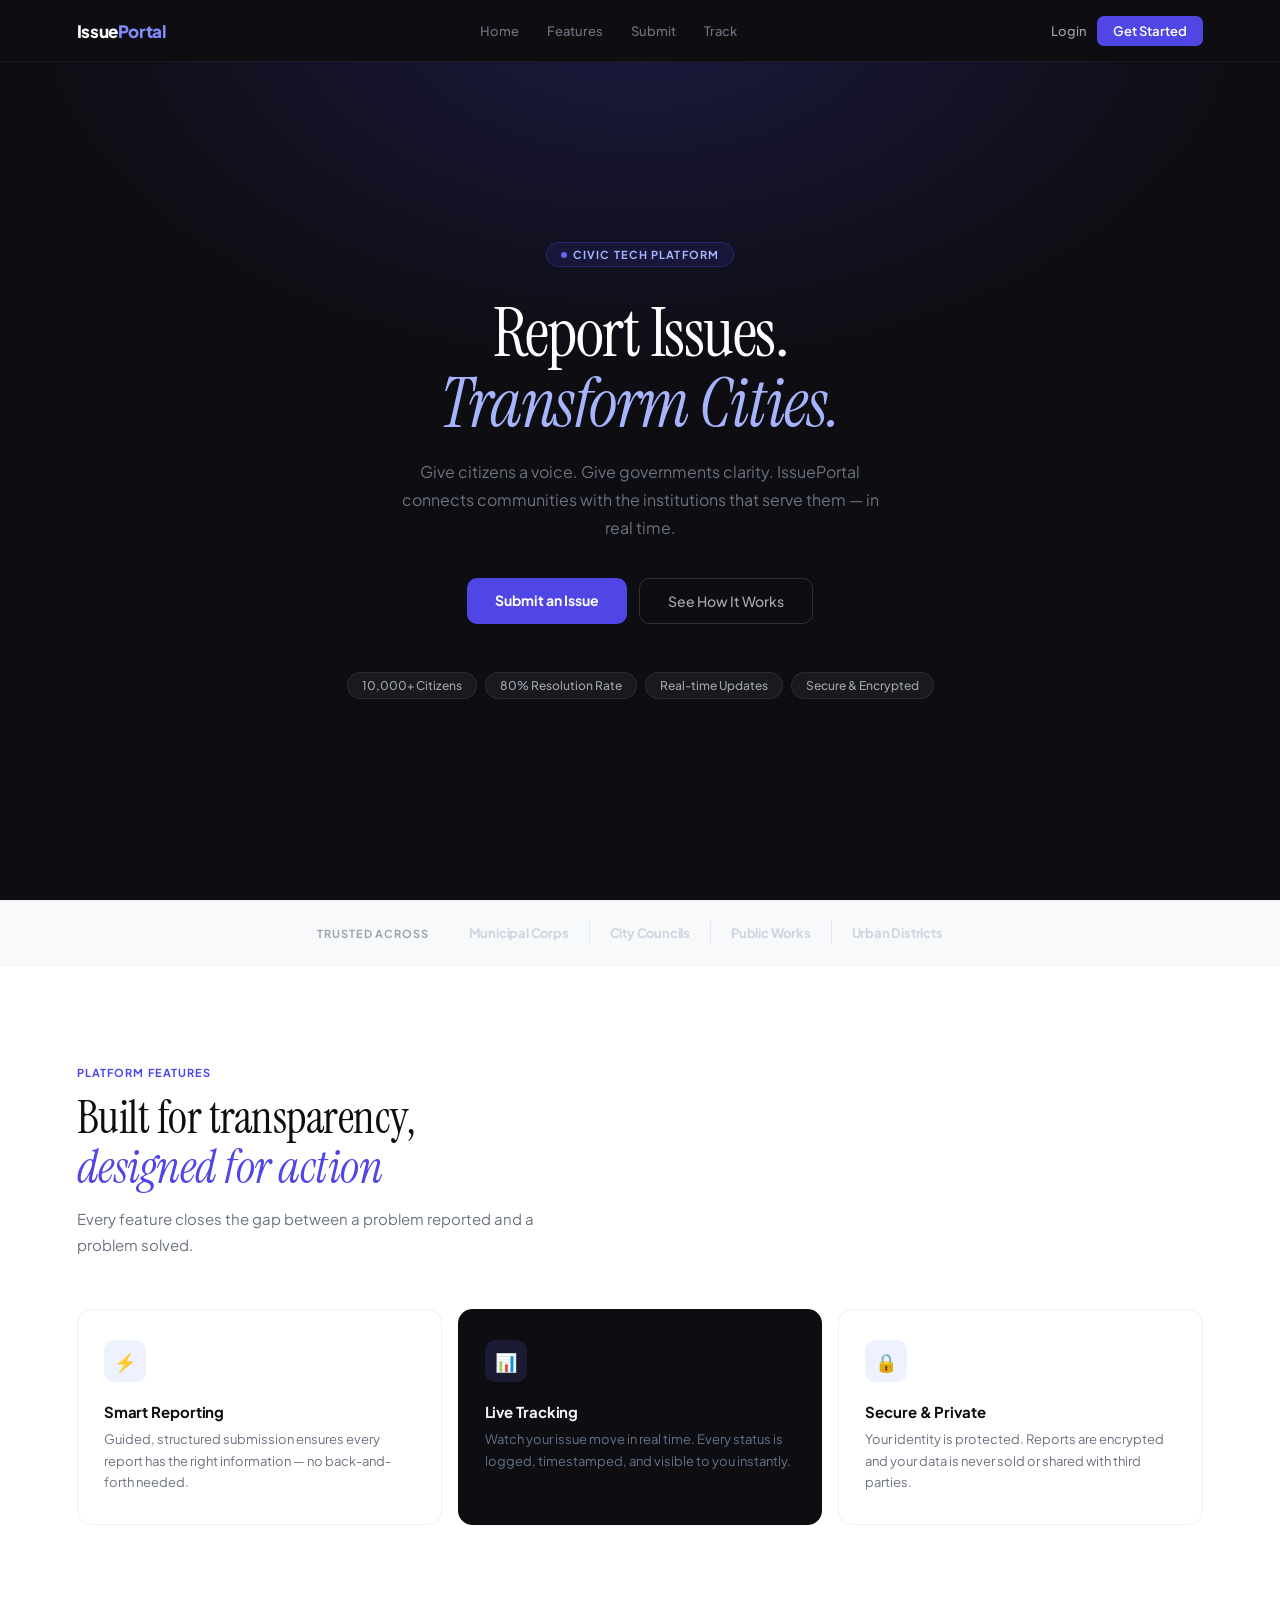
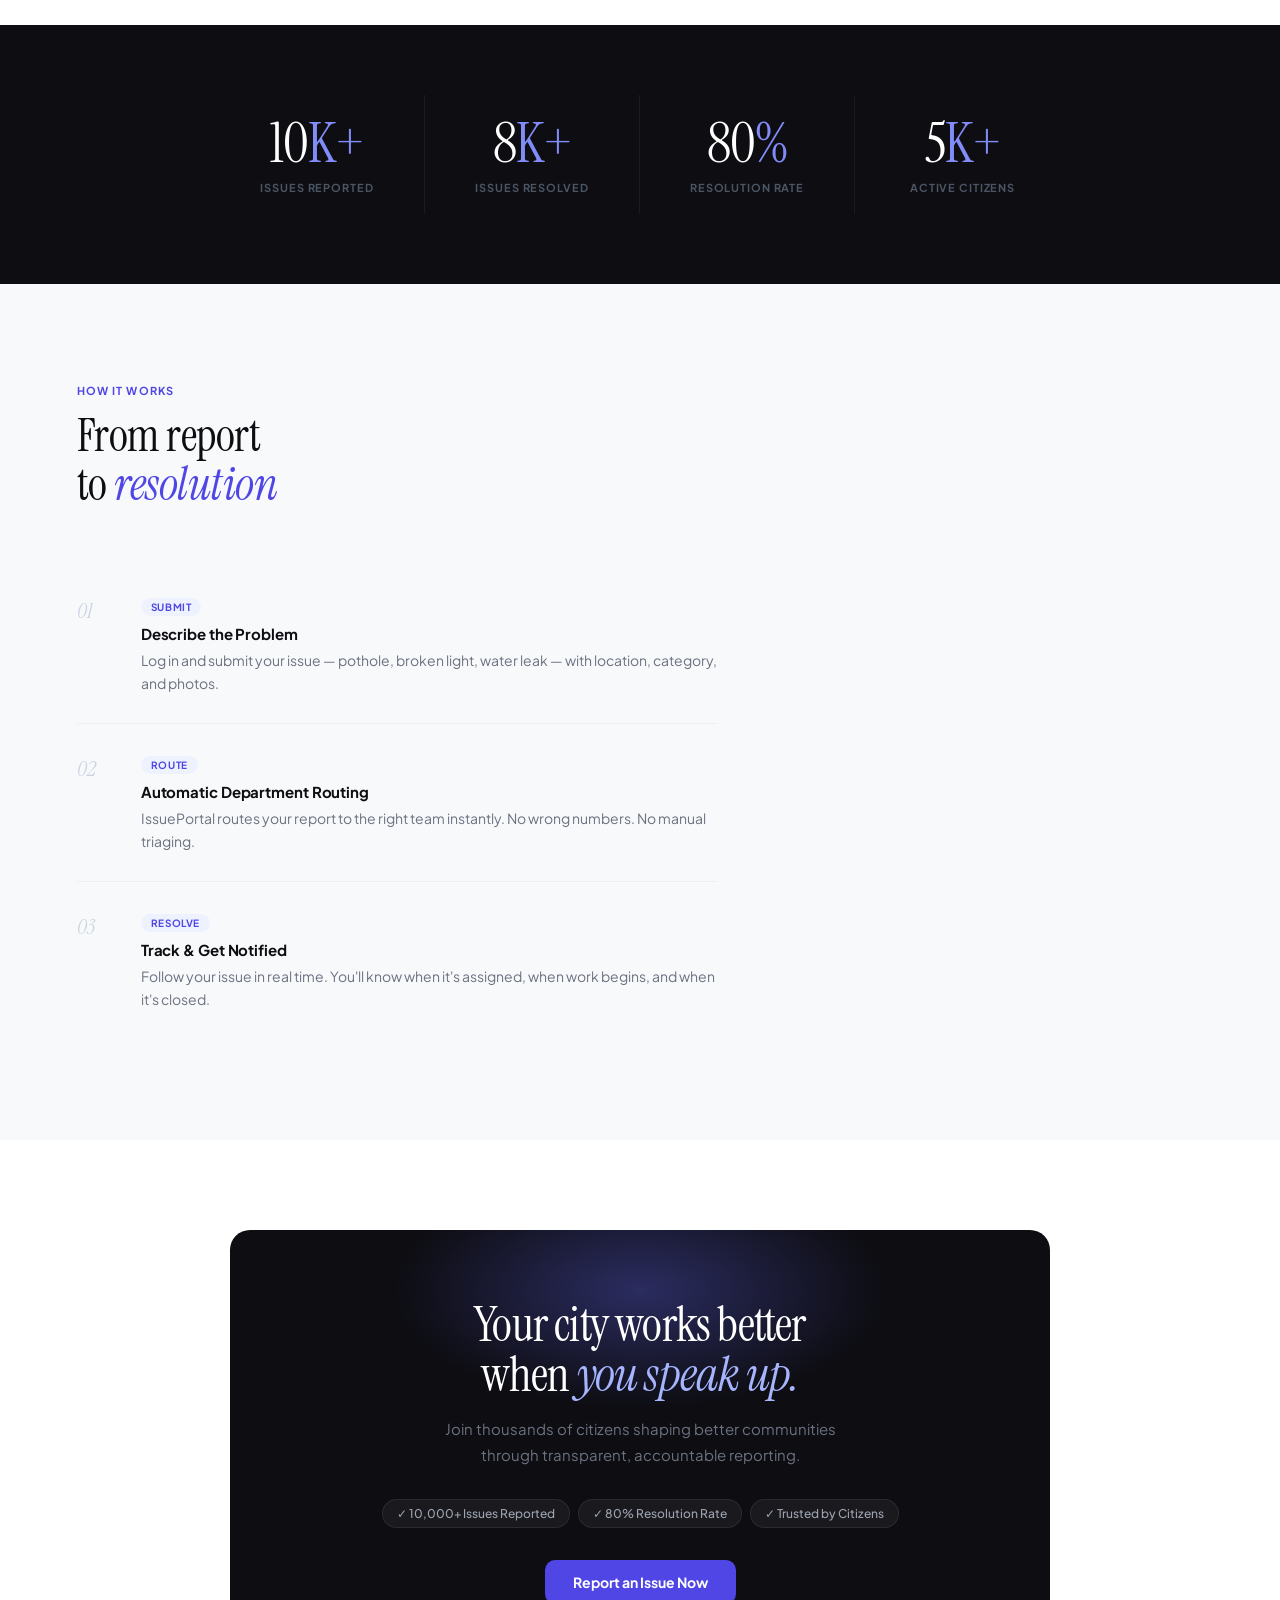
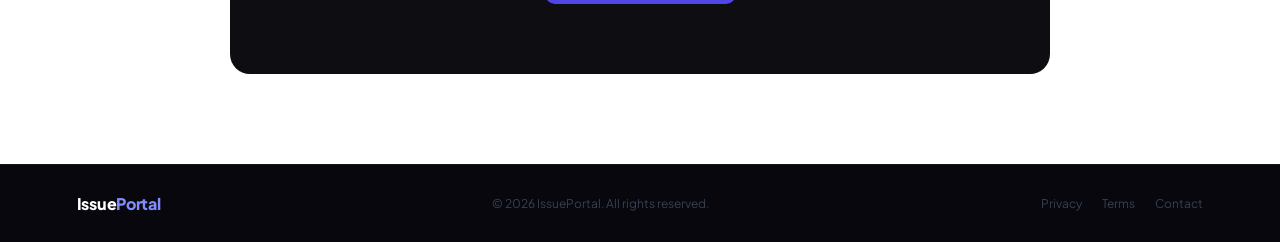
<file: src/main/resources/static/index.html>
<!DOCTYPE html>
<html lang="en">
<head>
<meta charset="UTF-8">
<meta name="viewport" content="width=device-width, initial-scale=1.0">
<title>IssuePortal — Smart Issue Reporting</title>
<link rel="preconnect" href="https://fonts.googleapis.com">
<link href="https://fonts.googleapis.com/css2?family=Plus+Jakarta+Sans:wght@400;500;600;700;800&family=Instrument+Serif:ital@0;1&display=swap" rel="stylesheet">
<link rel="stylesheet" href="index.css">
</head>
<body>

<header class="ip-nav">
  <div class="ip-nav-logo">Issue<span>Portal</span></div>
  <nav class="ip-nav-links">
    <a href="#">Home</a>
    <a href="#features">Features</a>
    <a href="#" onclick="checkLogin()">Submit</a>
    <a href="#">Track</a>
  </nav>
  <div class="ip-nav-right">
    <a href="login.html" class="ip-nav-login">Login</a>
    <a href="#" onclick="checkLogin()" class="ip-nav-cta">Get Started</a>
  </div>
  <button class="ip-hamburger" onclick="toggleMenu()">&#9776;</button>
</header>

<div class="ip-mobile-nav" id="mobileNav">
  <a href="#">Home</a>
  <a href="#features">Features</a>
  <a href="#" onclick="checkLogin()">Submit</a>
  <a href="#">Track</a>
  <a href="login.html">Login</a>
</div>

<section class="ip-hero">
  <div class="ip-hero-bg"></div>
  <div class="ip-hero-inner">
    <div class="ip-hero-eyebrow">Civic Tech Platform</div>
    <h1>Report Issues.<br><em>Transform Cities.</em></h1>
    <p class="ip-hero-sub">Give citizens a voice. Give governments clarity. IssuePortal connects communities with the institutions that serve them — in real time.</p>
    <div class="ip-hero-btns">
      <a href="#" onclick="checkLogin()" class="ip-btn-main">Submit an Issue</a>
      <a href="#features" class="ip-btn-ghost">See How It Works</a>
    </div>
    <div class="ip-hero-meta">
      <div class="ip-meta-pill">10,000+ Citizens</div>
      <div class="ip-meta-pill">80% Resolution Rate</div>
      <div class="ip-meta-pill">Real-time Updates</div>
      <div class="ip-meta-pill">Secure & Encrypted</div>
    </div>
  </div>
</section>

<div class="ip-strip">
  <span class="ip-strip-label">Trusted across</span>
  <span class="ip-strip-item">Municipal Corps</span>
  <span class="ip-strip-item">City Councils</span>
  <span class="ip-strip-item">Public Works</span>
  <span class="ip-strip-item">Urban Districts</span>
</div>

<section class="ip-features" id="features">
  <div class="ip-section-tag">Platform Features</div>
  <h2 class="ip-section-h">Built for transparency,<br><em>designed for action</em></h2>
  <p class="ip-section-p">Every feature closes the gap between a problem reported and a problem solved.</p>
  <div class="ip-feat-grid">
    <div class="ip-feat-card">
      <div class="ip-feat-icon ip-feat-icon-light">⚡</div>
      <h3>Smart Reporting</h3>
      <p>Guided, structured submission ensures every report has the right information — no back-and-forth needed.</p>
    </div>
    <div class="ip-feat-card ip-feat-card-dark">
      <div class="ip-feat-icon ip-feat-icon-dark">📊</div>
      <h3>Live Tracking</h3>
      <p>Watch your issue move in real time. Every status is logged, timestamped, and visible to you instantly.</p>
    </div>
    <div class="ip-feat-card">
      <div class="ip-feat-icon ip-feat-icon-light">🔒</div>
      <h3>Secure & Private</h3>
      <p>Your identity is protected. Reports are encrypted and your data is never sold or shared with third parties.</p>
    </div>
  </div>
</section>

<section class="ip-stats">
  <div class="ip-stats-grid">
    <div class="ip-stat">
      <div class="ip-stat-num">10<span>K+</span></div>
      <div class="ip-stat-label">Issues Reported</div>
    </div>
    <div class="ip-stat">
      <div class="ip-stat-num">8<span>K+</span></div>
      <div class="ip-stat-label">Issues Resolved</div>
    </div>
    <div class="ip-stat">
      <div class="ip-stat-num">80<span>%</span></div>
      <div class="ip-stat-label">Resolution Rate</div>
    </div>
    <div class="ip-stat">
      <div class="ip-stat-num">5<span>K+</span></div>
      <div class="ip-stat-label">Active Citizens</div>
    </div>
  </div>
</section>

<section class="ip-process">
  <div class="ip-process-header">
    <div class="ip-section-tag">How It Works</div>
    <h2 class="ip-section-h">From report<br>to <em>resolution</em></h2>
  </div>
  <div class="ip-process-steps">
    <div class="ip-step">
      <div class="ip-step-num">01</div>
      <div class="ip-step-body">
        <div class="ip-step-badge">Submit</div>
        <h3>Describe the Problem</h3>
        <p>Log in and submit your issue — pothole, broken light, water leak — with location, category, and photos.</p>
      </div>
    </div>
    <div class="ip-step">
      <div class="ip-step-num">02</div>
      <div class="ip-step-body">
        <div class="ip-step-badge">Route</div>
        <h3>Automatic Department Routing</h3>
        <p>IssuePortal routes your report to the right team instantly. No wrong numbers. No manual triaging.</p>
      </div>
    </div>
    <div class="ip-step">
      <div class="ip-step-num">03</div>
      <div class="ip-step-body">
        <div class="ip-step-badge">Resolve</div>
        <h3>Track & Get Notified</h3>
        <p>Follow your issue in real time. You'll know when it's assigned, when work begins, and when it's closed.</p>
      </div>
    </div>
  </div>
</section>

<section class="ip-cta">
  <div class="ip-cta-box">
    <div class="ip-cta-glow"></div>
    <h2>Your city works better<br>when <em>you speak up.</em></h2>
    <p>Join thousands of citizens shaping better communities through transparent, accountable reporting.</p>
    <div class="ip-cta-pills">
      <span class="ip-cta-pill">10,000+ Issues Reported</span>
      <span class="ip-cta-pill">80% Resolution Rate</span>
      <span class="ip-cta-pill">Trusted by Citizens</span>
    </div>
    <a href="#" onclick="checkLogin()" class="ip-btn-main">Report an Issue Now</a>
  </div>
</section>

<footer class="ip-footer">
  <div class="ip-footer-logo">Issue<span>Portal</span></div>
  <p class="ip-footer-copy">© <span id="year"></span> IssuePortal. All rights reserved.</p>
  <div class="ip-footer-links">
    <a href="#">Privacy</a>
    <a href="#">Terms</a>
    <a href="#">Contact</a>
  </div>
</footer>

<script src="index.js"></script>
</body>
</html>
</file>
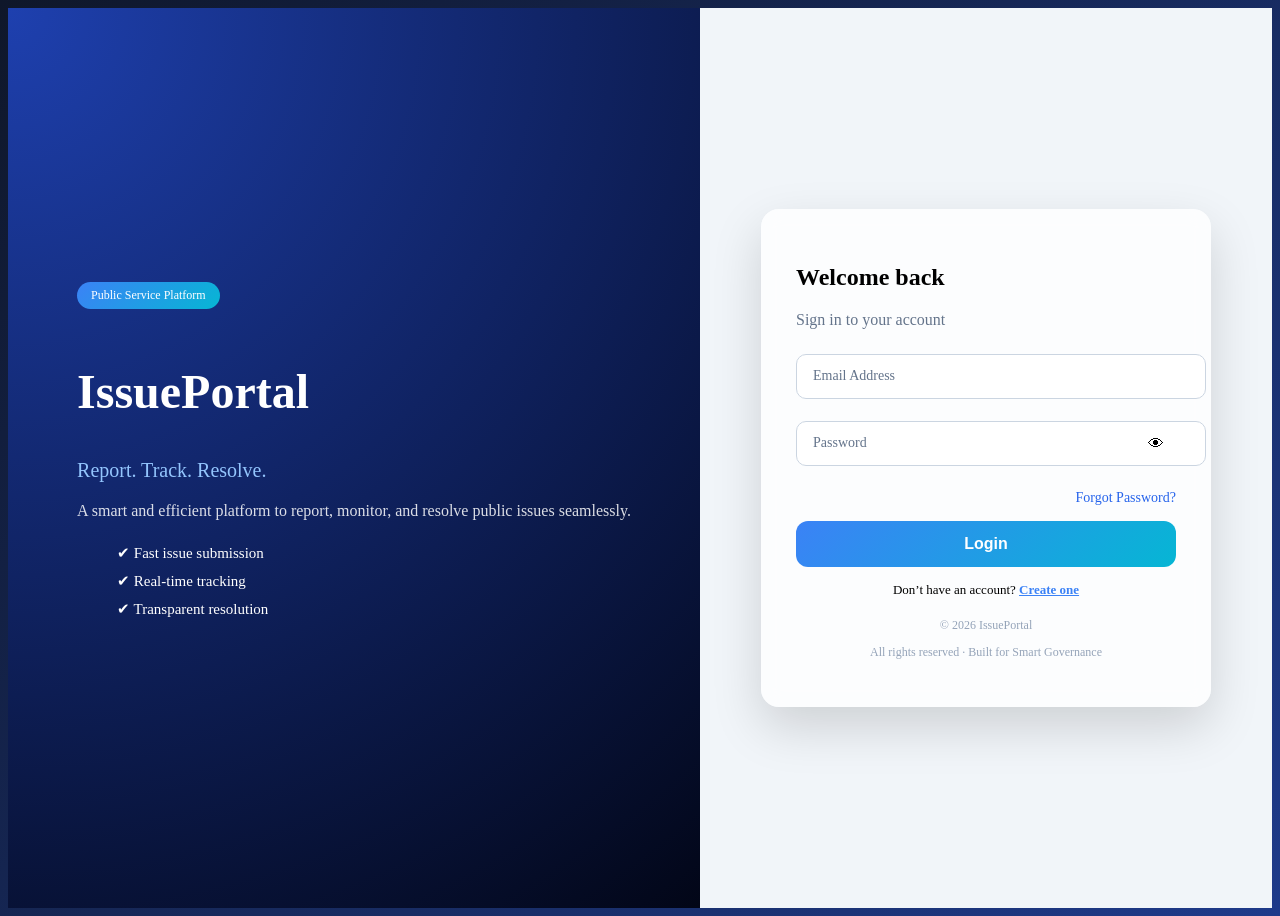
<file: src/main/resources/static/admin-dashboard.html>
<!DOCTYPE html>
<html lang="en">

<head>
  <meta charset="UTF-8">
  <meta name="viewport" content="width=device-width, initial-scale=1.0">
  <title>Admin Dashboard | IssuePortal</title>
  <link rel="stylesheet" href="admin-dashboard.css">
  <link href="https://fonts.googleapis.com/css2?family=Poppins:wght@300;400;500;600;700&display=swap" rel="stylesheet">
</head>

<body>

<!-- Navbar -->
<nav class="navbar">
  <div class="logo">
    <span class="logo-icon">⚡</span> IssuePortal
    <span class="admin-badge">ADMIN</span>
  </div>
  <div class="nav-links">
    <a href="admin-dashboard.html" class="active">📊 Dashboard</a>
    <a href="manage-complaints.html">📋 Complaints</a>
    <a href="manage-users.html">👥 Users</a>
    <div class="admin-profile">
      <div class="avatar" id="adminAvatar">A</div>
      <div class="admin-info">
        <span id="adminName">Admin</span>
        <small id="adminEmail">admin@email.com</small>
      </div>
    </div>
    <a href="#" class="logout-link" onclick="logout()">🚪 Logout</a>
  </div>
</nav>

<!-- Main Container -->
<div class="container">

  <!-- Page Header -->
  <div class="page-header">
    <div>
      <h1>Admin Dashboard</h1>
      <p>Monitor, manage and resolve public complaints efficiently.</p>
    </div>
    <div class="header-date" id="currentDate"></div>
  </div>

  <!-- Statistics -->
  <div class="stats">

    <div class="stat-card total">
      <div class="stat-icon">📁</div>
      <div class="stat-info">
        <h2 id="totalComplaints">0</h2>
        <p>Total Complaints</p>
      </div>
    </div>

    <div class="stat-card pending">
      <div class="stat-icon">⏳</div>
      <div class="stat-info">
        <h2 id="pendingComplaints">0</h2>
        <p>Pending</p>
      </div>
    </div>

    <div class="stat-card progress">
      <div class="stat-icon">🔧</div>
      <div class="stat-info">
        <h2 id="progressComplaints">0</h2>
        <p>In Progress</p>
      </div>
    </div>

    <div class="stat-card resolved">
      <div class="stat-icon">✅</div>
      <div class="stat-info">
        <h2 id="resolvedComplaints">0</h2>
        <p>Resolved</p>
      </div>
    </div>

  </div>

  <!-- Quick Actions -->
  <div class="quick-actions">
    <a href="manage-complaints.html" class="action-card">
      <span>📋</span>
      <p>Manage Complaints</p>
    </a>
    <a href="manage-users.html" class="action-card">
      <span>👥</span>
      <p>Manage Users</p>
    </a>
    <a href="reports.html" class="action-card">
      <span>📊</span>
      <p>View Reports</p>
    </a>
    <a href="settings.html" class="action-card">
      <span>⚙️</span>
      <p>Settings</p>
    </a>
  </div>

  <!-- Recent Complaints Table -->
  <div class="table-container">

    <div class="table-header">
      <h2>Recent Complaints</h2>
      <a href="manage-complaints.html" class="view-all-btn">View All →</a>
    </div>

    <!-- Loading State -->
    <div class="loading-state" id="loadingState">
      <div class="spinner"></div>
      <p>Loading complaints...</p>
    </div>

    <!-- Error State -->
    <div class="error-state" id="errorState" style="display:none;">
      <span>⚠️</span>
      <p>Failed to load complaints. Please check your connection.</p>
      <button onclick="retryLoad()">Retry</button>
    </div>

    <!-- Table -->
    <div id="tableWrapper" style="display:none;">
      <table>
        <thead>
          <tr>
            <th>#ID</th>
            <th>Title</th>
            <th>Category</th>
            <th>Priority</th>
            <th>Status</th>
          </tr>
        </thead>
        <tbody id="complaintsTable"></tbody>
      </table>
    </div>

  </div>

</div>

<!-- Footer -->
<footer class="footer">
  <div class="footer-content">
    <h3>⚡ IssuePortal</h3>
    <p>Smart Public Issue Reporting & Governance System</p>
    <p>© 2026 IssuePortal. All Rights Reserved.</p>
  </div>
</footer>

<script src="admin-dashboard.js"></script>
</body>
</html>
</file>
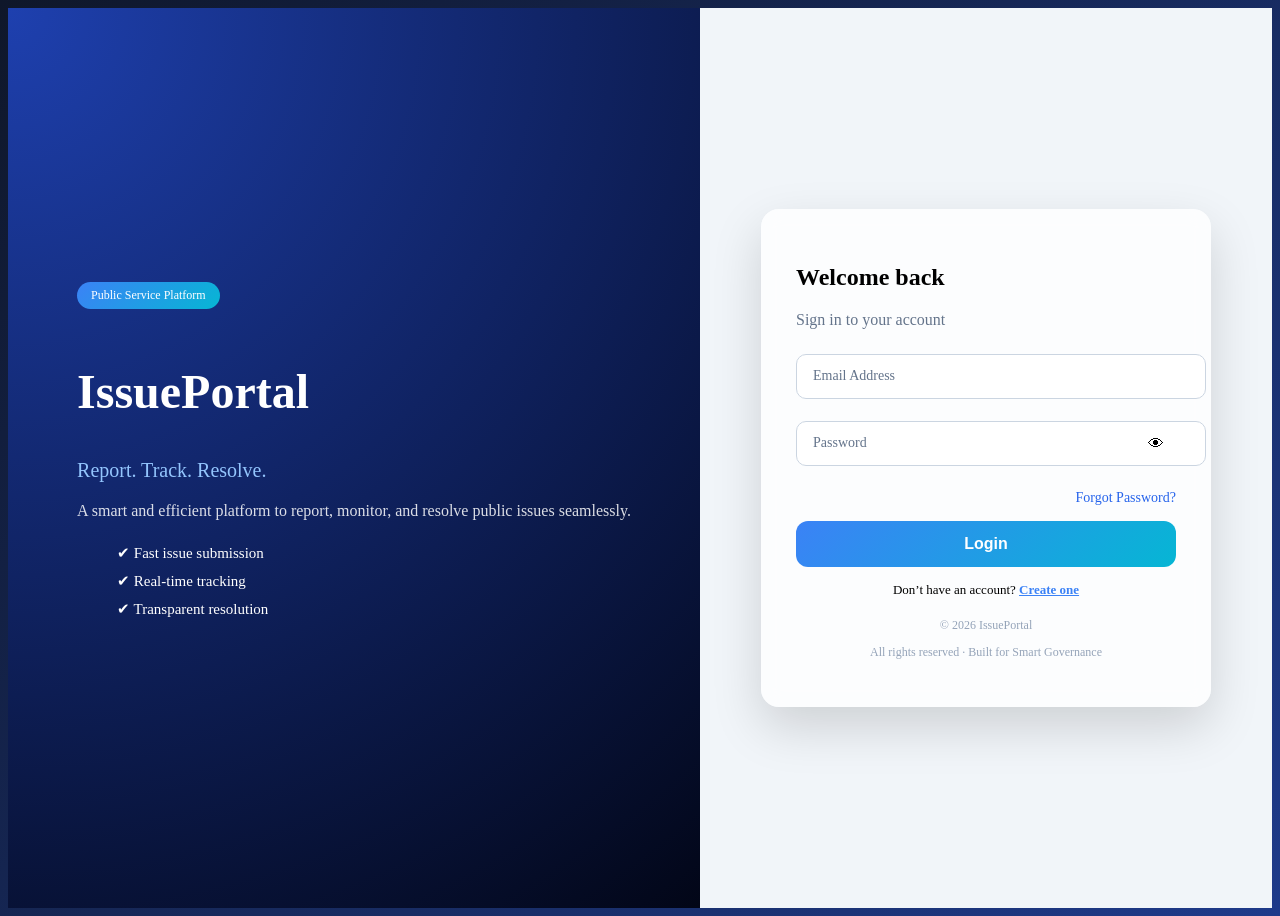
<file: src/main/resources/static/complaint.html>
<!DOCTYPE html>
<html lang="en">

<head>
  <meta charset="UTF-8">
  <meta name="viewport" content="width=device-width, initial-scale=1.0">
  <title>Submit Complaint | IssuePortal</title>
  <link rel="stylesheet" href="complaint.css">
  <link href="https://fonts.googleapis.com/css2?family=Poppins:wght@300;400;500;600;700&display=swap" rel="stylesheet">
</head>

<body>

<!-- Navbar -->
<nav class="navbar">
  <div class="logo">IssuePortal</div>
  <div class="nav-links">
    <a href="dashboard.html">Dashboard</a>
    
    <span class="nav-user">👤 <span id="navUserName">User</span></span>
    <a href="login.html" onclick="logout()">Logout</a>
  </div>
</nav>

<!-- Main Container -->
<div class="page-container">

  <form id="complaintForm" novalidate>

    <div class="form-header">
      <h2>Submit New Complaint</h2>
      <p>Help improve your community by reporting public issues.</p>
    </div>

    <div class="form-grid">

      <div class="input-group">
        <label>Complaint Title <span class="required">*</span></label>
        <input type="text" id="title" placeholder="Enter complaint title" maxlength="100">
        <span class="error-msg" id="titleError"></span>
      </div>

      <div class="input-group">
        <label>Category <span class="required">*</span></label>
        <select id="category">
          <option value="">Select Category</option>
          <option>Road Damage</option>
          <option>Water Supply</option>
          <option>Street Light</option>
          <option>Garbage</option>
          <option>Drainage</option>
          <option>Electricity</option>
          <option>Traffic</option>
          <option>Public Safety</option>
          <option>Other</option>
        </select>
        <span class="error-msg" id="categoryError"></span>
      </div>

      <div class="input-group">
        <label>Priority</label>
        <select id="priority">
          <option>Low</option>
          <option>Medium</option>
          <option>High</option>
          <option>Emergency</option>
        </select>
      </div>

      <div class="input-group">
        <label>Department</label>
        <select id="department">
          <option>Municipal Corporation</option>
          <option>Roads & Buildings</option>
          <option>Water Department</option>
          <option>Electricity Department</option>
          <option>Traffic Police</option>
          <option>Sanitation Department</option>
        </select>
      </div>

      <div class="input-group full-width">
        <label>Description <span class="required">*</span></label>
        <textarea id="description" rows="5" placeholder="Describe the issue in detail... (min 20 characters)" maxlength="1000"></textarea>
        <span class="char-count" id="descCount">0 / 1000</span>
        <span class="error-msg" id="descriptionError"></span>
      </div>

      <div class="input-group">
        <label>Location <span class="required">*</span></label>
        <input type="text" id="location" placeholder="Area / Street Name">
        <span class="error-msg" id="locationError"></span>
      </div>

      <div class="input-group">
        <label>Landmark</label>
        <input type="text" id="landmark" placeholder="Near Landmark (optional)">
      </div>

      <div class="input-group">
        <label>Mobile Number <span class="required">*</span></label>
        <div class="phone-input">
          <span class="phone-prefix">+91</span>
          <input type="tel" id="mobileNumber" placeholder="Enter 10-digit mobile number" maxlength="10">
        </div>
        <span class="error-msg" id="mobileError"></span>
      </div>

      <div class="input-group">
        <label>Upload Image <span class="optional">(optional)</span></label>
        <input type="file" id="image" accept="image/*">
        <span class="error-msg" id="imageError"></span>
      </div>

    </div>

    <button type="submit" class="submit-btn">Submit Complaint</button>

    <div id="message"></div>

  </form>

</div>

<footer class="page-footer">
  <h3>IssuePortal</h3>
  <p>Smart Public Issue Reporting System</p>
  <p>© 2026 IssuePortal. All Rights Reserved.</p>
</footer>

<script src="complaint.js"></script>
</body>
</html>
</file>
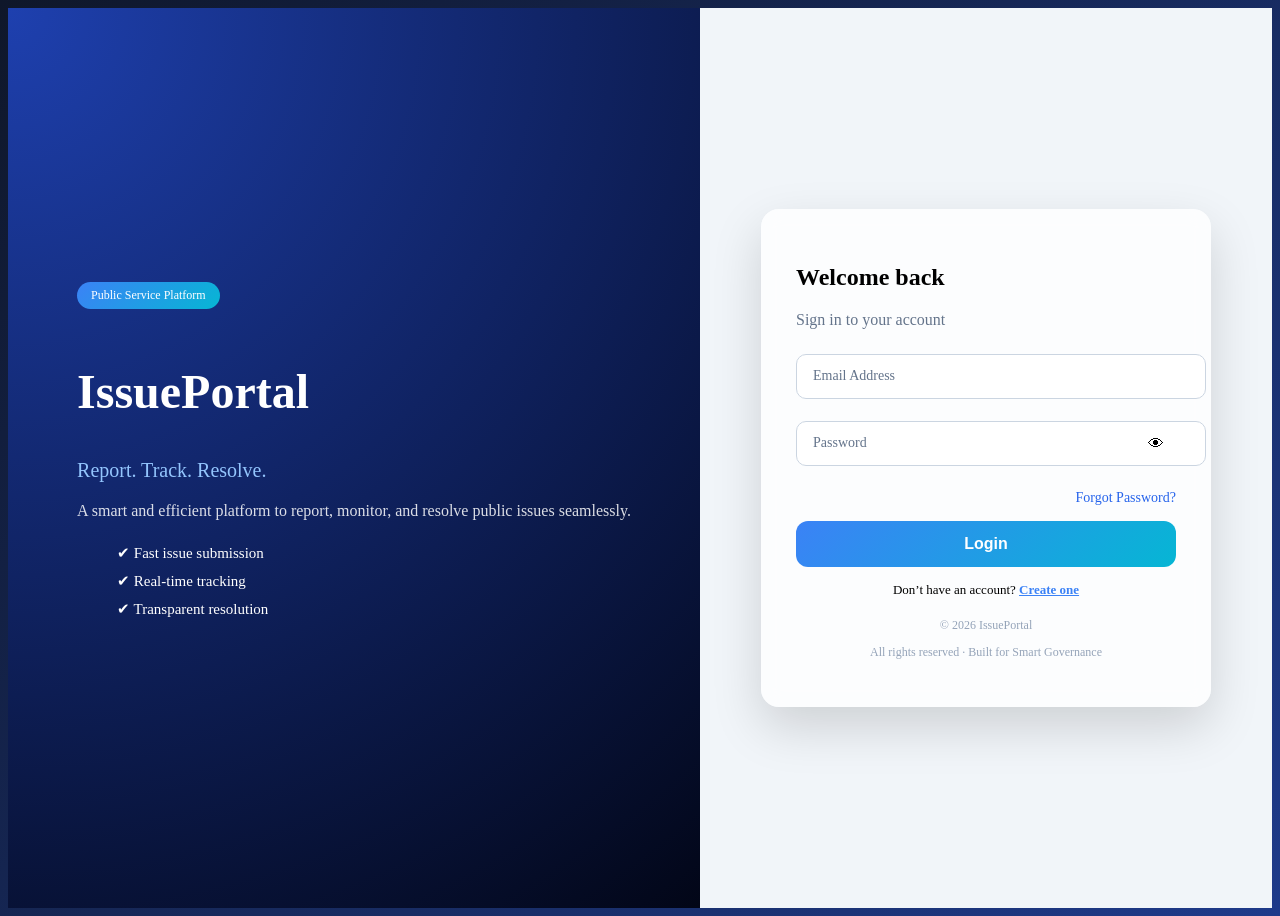
<file: src/main/resources/static/dashboard.html>
<!DOCTYPE html>
<html lang="en">
<head>
  <meta charset="UTF-8" />
  <meta name="viewport" content="width=device-width, initial-scale=1.0" />
  <title>IssuePortal — Dashboard</title>
  <link rel="stylesheet" href="dashboard.css" />
  <link href="https://fonts.googleapis.com/css2?family=Inter:wght@300;400;500;600;700&family=Space+Grotesk:wght@500;700&display=swap" rel="stylesheet" />
</head>
<body>

<div class="shell">

  <!-- ── Sidebar ── -->
  <aside class="sidebar">

    <div class="brand">
      <span class="brand-icon">⚡</span>
      <div>
        <p class="brand-name">IssuePortal</p>
        <p class="brand-sub">Smart Governance</p>
      </div>
    </div>

    <nav class="nav">
      <a href="dashboard.html" class="nav-link active">
        <span class="nav-icon">
          <svg width="18" height="18" fill="none" stroke="currentColor" stroke-width="2" viewBox="0 0 24 24"><rect x="3" y="3" width="7" height="7" rx="1"/><rect x="14" y="3" width="7" height="7" rx="1"/><rect x="3" y="14" width="7" height="7" rx="1"/><rect x="14" y="14" width="7" height="7" rx="1"/></svg>
        </span>
        Dashboard
      </a>
      <a href="complaint.html" class="nav-link">
        <span class="nav-icon">
          <svg width="18" height="18" fill="none" stroke="currentColor" stroke-width="2" viewBox="0 0 24 24"><circle cx="12" cy="12" r="10"/><line x1="12" y1="8" x2="12" y2="16"/><line x1="8" y1="12" x2="16" y2="12"/></svg>
        </span>
        Submit Complaint
      </a>
      <a href="#" class="nav-link">
        <span class="nav-icon">
          <svg width="18" height="18" fill="none" stroke="currentColor" stroke-width="2" viewBox="0 0 24 24"><circle cx="12" cy="8" r="4"/><path d="M4 20c0-4 3.6-7 8-7s8 3 8 7"/></svg>
        </span>
        Profile
      </a>
    </nav>

    <div class="sidebar-footer">
      <div class="user-chip">
        <div class="avatar" id="avatarInitial">U</div>
        <div>
          <p class="user-chip-name" id="sidebarName">User</p>
          <p class="user-chip-role">Citizen</p>
        </div>
      </div>
      <button class="logout-btn" onclick="logout()">
        <svg width="16" height="16" fill="none" stroke="currentColor" stroke-width="2" viewBox="0 0 24 24"><path d="M9 21H5a2 2 0 0 1-2-2V5a2 2 0 0 1 2-2h4"/><polyline points="16 17 21 12 16 7"/><line x1="21" y1="12" x2="9" y2="12"/></svg>
        Sign out
      </button>
    </div>

  </aside>

  <!-- ── Main ── -->
  <main class="main">

    <!-- Top bar -->
    <header class="topbar">
      <div>
        <p class="topbar-eyebrow">Overview</p>
        <h1 class="topbar-title">Dashboard</h1>
      </div>
      <div class="topbar-right">
        <span class="topbar-date" id="todayDate"></span>
        <a href="complaint.html" class="cta-btn">
          <svg width="16" height="16" fill="none" stroke="currentColor" stroke-width="2.5" viewBox="0 0 24 24"><line x1="12" y1="5" x2="12" y2="19"/><line x1="5" y1="12" x2="19" y2="12"/></svg>
          New Complaint
        </a>
      </div>
    </header>

    <!-- Hero -->
    <section class="hero">
      <div class="hero-text">
        <p class="hero-eyebrow">Good to see you</p>
        <h2 class="hero-heading">Welcome back, <span id="userName">User</span> 👋</h2>
        <p class="hero-sub">Track, manage, and resolve public issues — all in one place.</p>
      </div>
      <div class="hero-graphic" aria-hidden="true">
        <div class="pulse-ring"></div>
        <div class="pulse-dot"></div>
      </div>
    </section>

    <!-- Stats -->
    <section class="stats">

      <div class="stat-card stat-total">
        <div class="stat-icon-wrap">
          <svg width="22" height="22" fill="none" stroke="currentColor" stroke-width="2" viewBox="0 0 24 24"><path d="M14 2H6a2 2 0 0 0-2 2v16a2 2 0 0 0 2 2h12a2 2 0 0 0 2-2V8z"/><polyline points="14 2 14 8 20 8"/></svg>
        </div>
        <div>
          <p class="stat-label">Total Complaints</p>
          <h3 class="stat-value" id="total">—</h3>
        </div>
        <span class="stat-badge">All</span>
      </div>

      <div class="stat-card stat-pending">
        <div class="stat-icon-wrap">
          <svg width="22" height="22" fill="none" stroke="currentColor" stroke-width="2" viewBox="0 0 24 24"><circle cx="12" cy="12" r="10"/><polyline points="12 6 12 12 16 14"/></svg>
        </div>
        <div>
          <p class="stat-label">Pending</p>
          <h3 class="stat-value" id="pending">—</h3>
        </div>
        <span class="stat-badge badge-orange">Awaiting</span>
      </div>

      <div class="stat-card stat-progress">
        <div class="stat-icon-wrap">
          <svg width="22" height="22" fill="none" stroke="currentColor" stroke-width="2" viewBox="0 0 24 24"><polyline points="23 4 23 10 17 10"/><path d="M20.49 15a9 9 0 1 1-2.12-9.36L23 10"/></svg>
        </div>
        <div>
          <p class="stat-label">In Progress</p>
          <h3 class="stat-value" id="progress">—</h3>
        </div>
        <span class="stat-badge badge-blue">Active</span>
      </div>

      <div class="stat-card stat-resolved">
        <div class="stat-icon-wrap">
          <svg width="22" height="22" fill="none" stroke="currentColor" stroke-width="2" viewBox="0 0 24 24"><polyline points="20 6 9 17 4 12"/></svg>
        </div>
        <div>
          <p class="stat-label">Resolved</p>
          <h3 class="stat-value" id="resolved">—</h3>
        </div>
        <span class="stat-badge badge-green">Done</span>
      </div>

    </section>

    <!-- Recent Complaints Table -->
    <section class="table-section">
      <div class="table-header">
        <div>
          <h2 class="table-title">Recent Complaints</h2>
          <p class="table-sub">Showing last 5 submissions</p>
        </div>
        <a href="complaint.html" class="view-all-link">View all →</a>
      </div>

      <div class="table-wrap">
        <table>
          <thead>
            <tr>
              <th>ID</th>
              <th>Title</th>
              <th>Status</th>
            </tr>
          </thead>
          <tbody id="complaintTable">
            <tr class="skeleton-row"><td colspan="3"><div class="skeleton"></div></td></tr>
            <tr class="skeleton-row"><td colspan="3"><div class="skeleton"></div></td></tr>
            <tr class="skeleton-row"><td colspan="3"><div class="skeleton"></div></td></tr>
          </tbody>
        </table>
      </div>
    </section>

    <!-- Footer -->
    <footer class="footer">
      <p class="footer-brand">⚡ IssuePortal</p>
      <p>Empowering citizens through digital governance.</p>
      <p class="footer-copy">© 2026 IssuePortal. All Rights Reserved.</p>
    </footer>

  </main>

</div>

<script src="dashboard.js"></script>
</body>
</html>
</file>
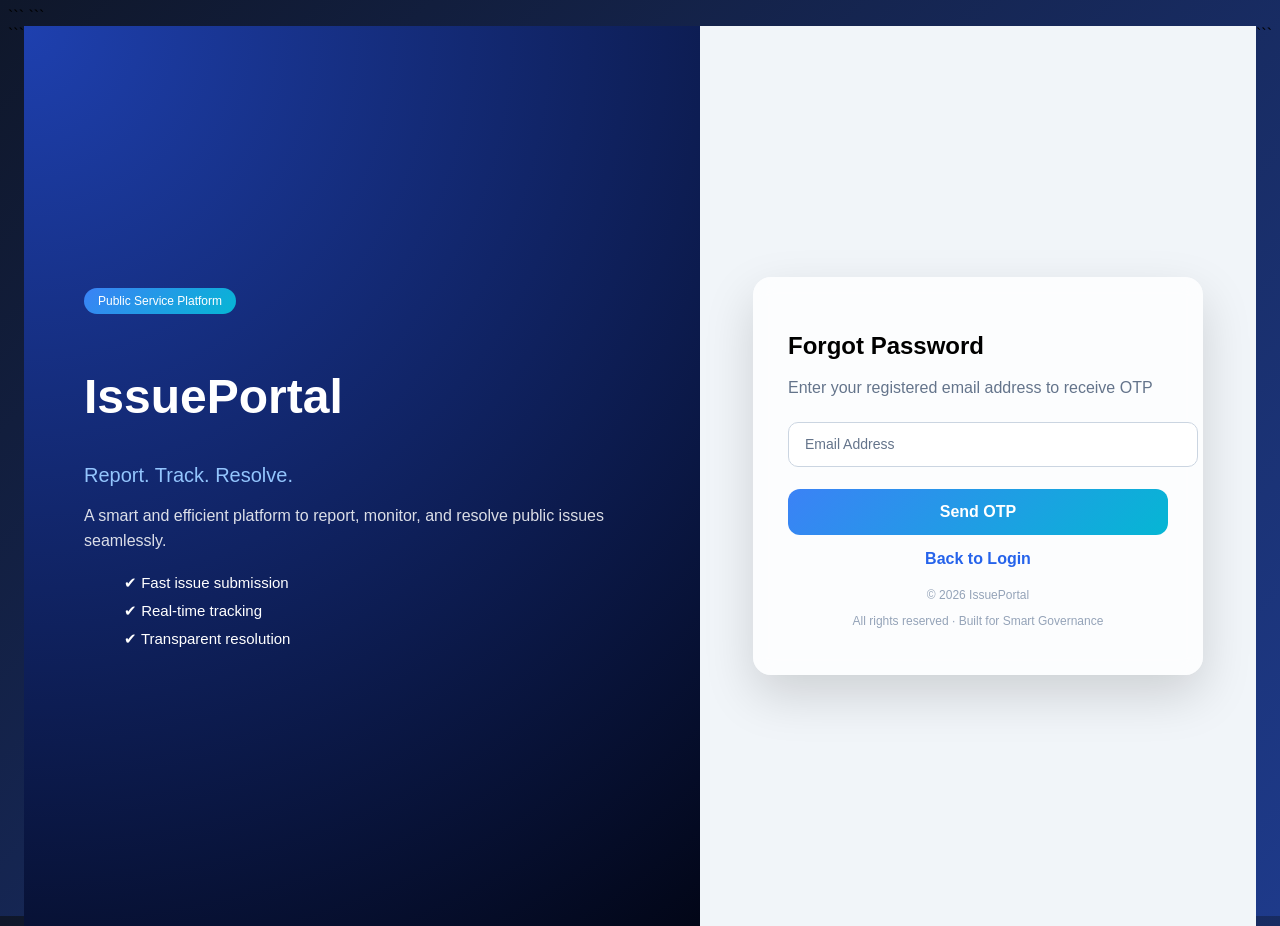
<file: src/main/resources/static/forgot-password.html>
<!DOCTYPE html>

<html lang="en">

<head>
    <meta charset="UTF-8">
    <meta name="viewport" content="width=device-width, initial-scale=1.0">
    <title>Forgot Password | IssuePortal</title>

```
<link rel="stylesheet" href="forgot-password.css">
```

</head>

<body>

<div class="wrapper">

```
<!-- LEFT SIDE -->

<section class="left">

    <div class="brand">

        <span class="badge">
            Public Service Platform
        </span>

        <h1>IssuePortal</h1>

        <p class="tagline">
            Report. Track. Resolve.
        </p>

        <p class="subtitle">
            A smart and efficient platform to report,
            monitor, and resolve public issues seamlessly.
        </p>

        <ul class="features">
            <li>✔ Fast issue submission</li>
            <li>✔ Real-time tracking</li>
            <li>✔ Transparent resolution</li>
        </ul>

    </div>

</section>

<!-- RIGHT SIDE -->

<section class="right">

    <div class="card">

        <h2>Forgot Password</h2>

        <p class="muted">
            Enter your registered email address to receive OTP
        </p>

        <form id="forgotForm">

            <div class="floating">

                <input
                    type="email"
                    id="email"
                    required>

                <label>Email Address</label>

            </div>

            <button type="submit" class="btn">
                Send OTP
            </button>

            <p class="extra">
                <a href="login.html">
                    Back to Login
                </a>
            </p>

        </form>

        <div id="message"></div>

        <div class="login-footer">
            <p>© <span id="year"></span> IssuePortal</p>
            <p class="sub">
                All rights reserved · Built for Smart Governance
            </p>
        </div>

    </div>

</section>
```

</div>

<script src="forgot-password.js"></script>

<script>
document.getElementById("year").innerText =
new Date().getFullYear();
</script>

</body>
</html>
</file>
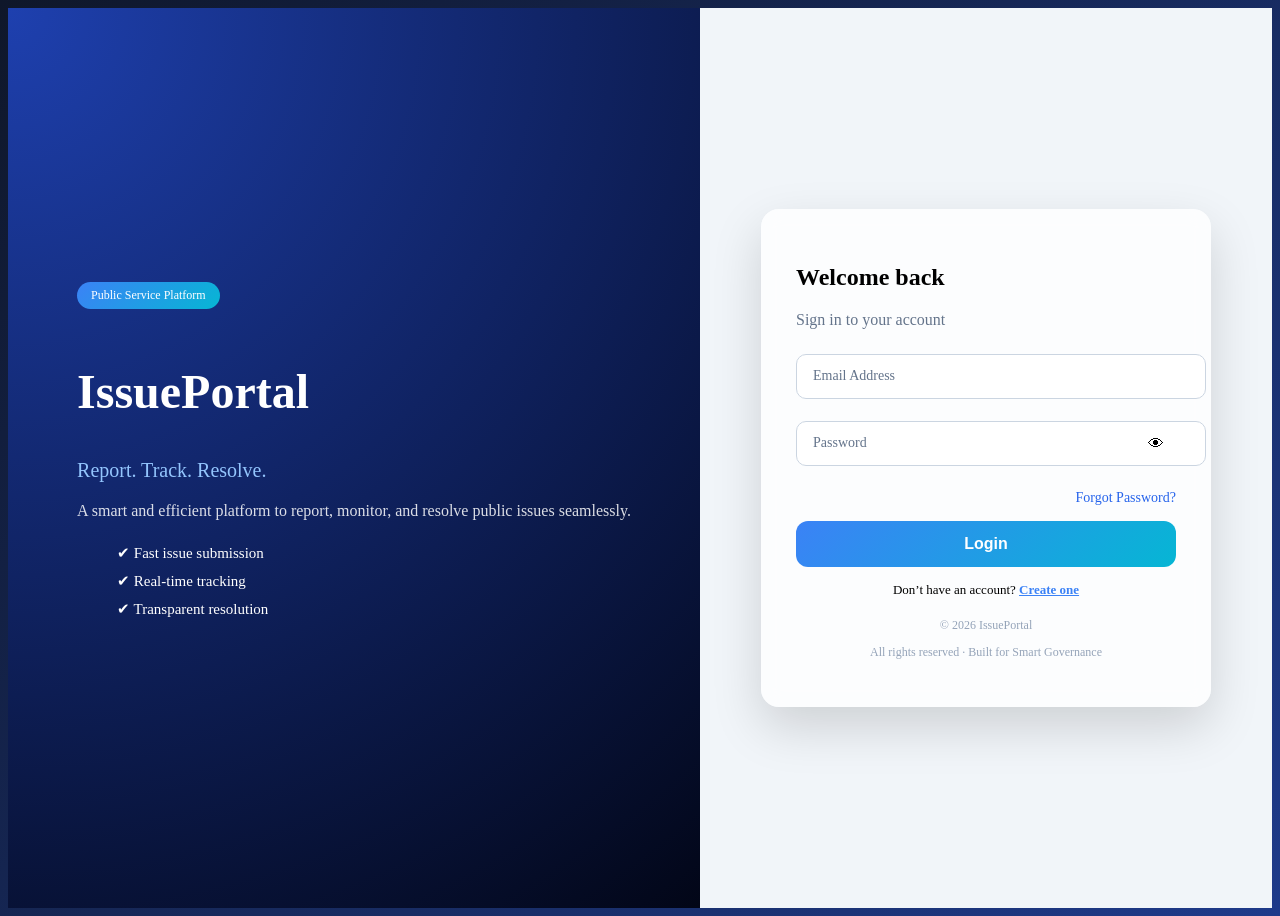
<file: src/main/resources/static/login.html>
<!DOCTYPE html>
<html lang="en">
<head>
<meta charset="UTF-8">
<meta name="viewport" content="width=device-width, initial-scale=1.0">
<title>Login | IssuePortal</title>
<link rel="stylesheet" href="login.css">
</head>
<body>

<div class="wrapper">

    <!-- LEFT -->
    <section class="left">
        <div class="brand">
            <span class="badge">Public Service Platform</span>
            <h1>IssuePortal</h1>

            <p class="tagline">Report. Track. Resolve.</p>

            <p class="subtitle">
                A smart and efficient platform to report, monitor, and resolve public issues seamlessly.
            </p>

            <ul class="features">
                <li>✔ Fast issue submission</li>
                <li>✔ Real-time tracking</li>
                <li>✔ Transparent resolution</li>
            </ul>
        </div>
    </section>

    <!-- RIGHT -->
    <section class="right">
        <div class="card">
            <h2>Welcome back</h2>
            <p class="muted">Sign in to your account</p>

            <form id="loginForm">

                <!-- Email -->
                <div class="floating">
                    <input type="email" id="email" required>
                    <label>Email Address</label>
                </div>

                <!-- Password -->
                <div class="floating password-box">
                    <input type="password" id="password" required>
                    <label>Password</label>
                    <span class="toggle" onclick="togglePassword()">👁</span>
                </div>

                <!-- Forgot Password -->
                <div class="forgot-password">
                    <a href="forgot-password.html">Forgot Password?</a>
                </div>

                <button type="submit" class="btn">Login</button>

                <p class="extra">
                    Don’t have an account?
                    <a href="register.html">Create one</a>
                </p>

            </form>

            <div id="message"></div>

            <!-- FOOTER -->
            <div class="login-footer">
                <p>© <span id="year"></span> IssuePortal</p>
                <p class="sub">All rights reserved · Built for Smart Governance</p>
            </div>

        </div>
    </section>

</div>

<script src="login.js"></script>

<script>
document.getElementById("year").innerText = new Date().getFullYear();
</script>

</body>
</html>
</file>
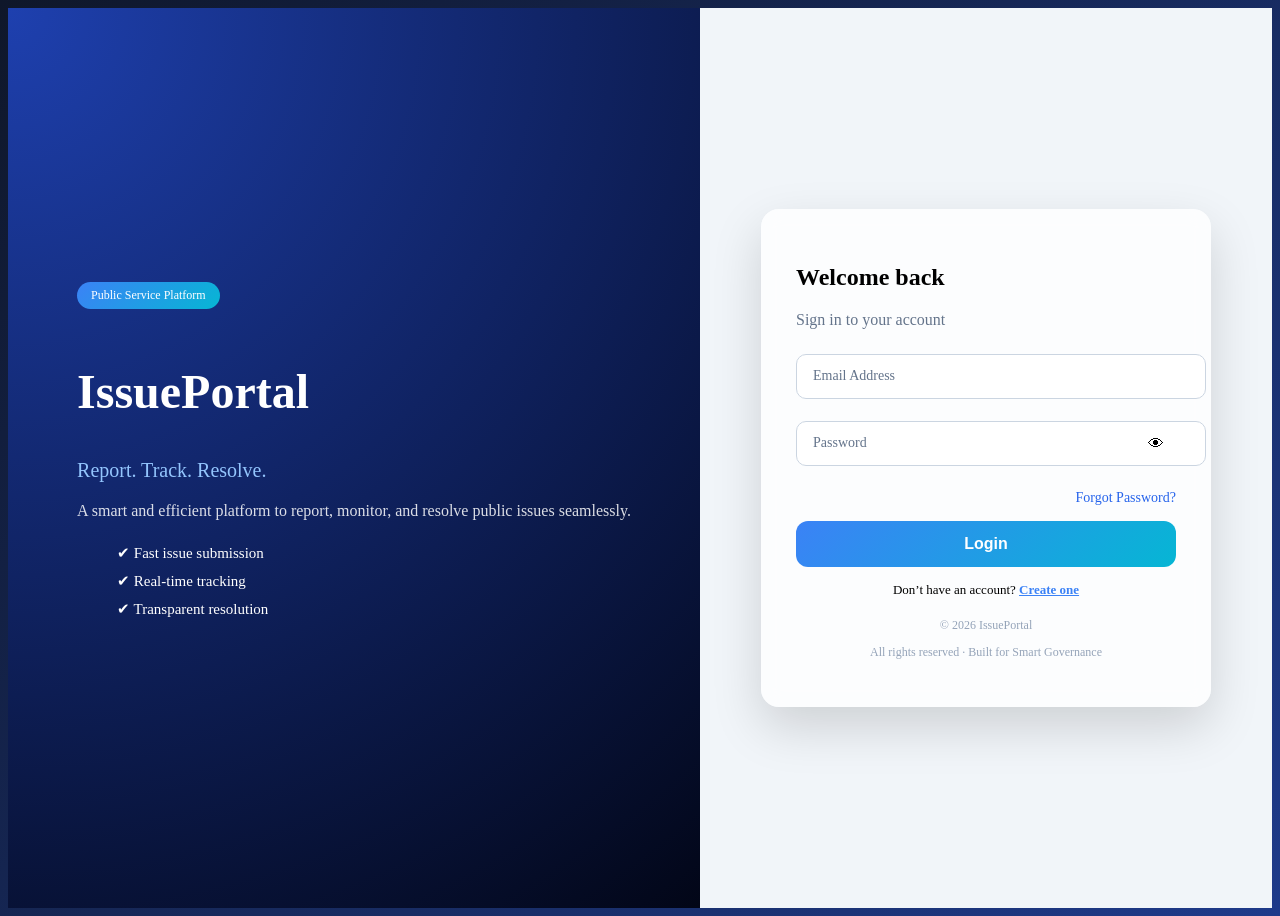
<file: src/main/resources/static/manage-complaints.html>
<!DOCTYPE html>
<html lang="en">

<head>
  <meta charset="UTF-8">
  <meta name="viewport" content="width=device-width, initial-scale=1.0">
  <title>Manage Complaints | IssuePortal</title>
  <link rel="stylesheet" href="manage-complaints.css">
  <link href="https://fonts.googleapis.com/css2?family=Poppins:wght@300;400;500;600;700&display=swap" rel="stylesheet">
</head>

<body>

<!-- Navbar -->
<nav class="navbar">
  <div class="logo">
    <span>⚡</span> IssuePortal
    <span class="admin-badge">ADMIN</span>
  </div>
  <div class="nav-links">
    <a href="admin-dashboard.html">📊 Dashboard</a>
    <a href="manage-complaints.html" class="active">📋 Complaints</a>
    <a href="manage-users.html">👥 Users</a>
    <div class="admin-profile">
      <div class="avatar" id="adminAvatar">A</div>
      <span id="adminName">Admin</span>
    </div>
    <a href="#" class="logout-link" onclick="logout()">🚪 Logout</a>
  </div>
</nav>

<!-- Main Container -->
<div class="container">

  <!-- Page Header -->
  <div class="page-header">
    <div>
      <h1>📋 Manage Complaints</h1>
      <p>View, update and resolve all citizen complaints.</p>
    </div>
    <div class="header-stats">
      <span class="badge-total"   id="headerTotal">0 Total</span>
      <span class="badge-pending" id="headerPending">0 Pending</span>
      <span class="badge-resolved" id="headerResolved">0 Resolved</span>
    </div>
  </div>

  <!-- Filters -->
  <div class="filters-row">
    <div class="search-box">
      <span class="search-icon">🔍</span>
      <input type="text" id="searchInput" placeholder="Search by title, category or location...">
    </div>
    <div class="filter-group">
      <select id="filterStatus">
        <option value="">All Status</option>
        <option value="PENDING">Pending</option>
        <option value="IN_PROGRESS">In Progress</option>
        <option value="RESOLVED">Resolved</option>
      </select>
      <select id="filterPriority">
        <option value="">All Priority</option>
        <option value="Low">Low</option>
        <option value="Medium">Medium</option>
        <option value="High">High</option>
        <option value="Emergency">Emergency</option>
      </select>
      <button class="clear-btn" onclick="clearFilters()">✕ Clear</button>
    </div>
  </div>

  <!-- Table Card -->
  <div class="table-container">

    <!-- Loading -->
    <div class="loading-state" id="loadingState">
      <div class="spinner"></div>
      <p>Loading complaints...</p>
    </div>

    <!-- Error -->
    <div class="error-state" id="errorState" style="display:none;">
      <span>⚠️</span>
      <p>Failed to load complaints. Please check your connection.</p>
      <button onclick="loadComplaints()">🔄 Retry</button>
    </div>

    <!-- Empty -->
    <div class="empty-state" id="emptyState" style="display:none;">
      <span>📭</span>
      <p>No complaints found.</p>
    </div>

    <!-- Table -->
    <div id="tableWrapper" style="display:none;">
      <table>
        <thead>
          <tr>
            <th>#ID</th>
            <th>Complaint No</th>
            <th>Title</th>
            <th>Category</th>
            <th>Priority</th>
            <th>Status</th>
            <th>Actions</th>
          </tr>
        </thead>
        <tbody id="complaintsTable"></tbody>
      </table>
    </div>

  </div>

</div>

<!-- ═══════════════════════════════════════ -->
<!--           VIEW MODAL                   -->
<!-- ═══════════════════════════════════════ -->
<div class="modal-overlay" id="viewModal" onclick="handleOverlayClick(event, 'viewModal')">
  <div class="modal">
    <div class="modal-header">
      <h3>📄 Complaint Details</h3>
      <button class="modal-close" onclick="closeViewModal()">✕</button>
    </div>
    <div class="modal-body" id="modalBody"></div>
    <div class="modal-footer">
      <button class="cancel-btn" onclick="closeViewModal()">Close</button>
    </div>
  </div>
</div>

<!-- ═══════════════════════════════════════ -->
<!--         STATUS UPDATE MODAL            -->
<!-- ═══════════════════════════════════════ -->
<div class="modal-overlay" id="statusModal" onclick="handleOverlayClick(event, 'statusModal')">
  <div class="modal modal-sm">
    <div class="modal-header">
      <h3>Update Status</h3>
      <button class="modal-close" onclick="closeStatusModal()">✕</button>
    </div>
    <div class="modal-body">
      <p class="modal-hint">Select a new status for this complaint:</p>
      <div class="status-options">
        <button class="status-option pending-option"  onclick="submitStatus('PENDING')">Pending</button>
        <button class="status-option progress-option" onclick="submitStatus('IN_PROGRESS')">In Progress</button>
        <button class="status-option resolved-option" onclick="submitStatus('RESOLVED')">Resolved</button>
      </div>
    </div>
  </div>
</div>

<!-- ═══════════════════════════════════════ -->
<!--          DELETE CONFIRM MODAL          -->
<!-- ═══════════════════════════════════════ -->
<div class="modal-overlay" id="deleteModal" onclick="handleOverlayClick(event, 'deleteModal')">
  <div class="modal modal-sm">
    <div class="modal-header">
      <h3>Confirm Delete</h3>
      <button class="modal-close" onclick="closeDeleteModal()">✕</button>
    </div>
    <div class="modal-body">
      <p class="modal-hint">Are you sure you want to delete this complaint?<br>This action <strong>cannot be undone.</strong></p>
    </div>
    <div class="modal-footer">
      <button class="cancel-btn"         onclick="closeDeleteModal()">Cancel</button>
      <button class="confirm-delete-btn" onclick="confirmDelete()">Yes, Delete</button>
    </div>
  </div>
</div>

<!-- Toast -->
<div class="toast" id="toast"></div>

<!-- Footer -->
<footer class="footer">
  <div class="footer-content">
    <h3>⚡ IssuePortal</h3>
    <p>Smart Public Issue Reporting & Governance System</p>
    <p>© 2026 IssuePortal. All Rights Reserved.</p>
  </div>
</footer>

<script src="manage-complaints.js"></script>
</body>
</html>
</file>
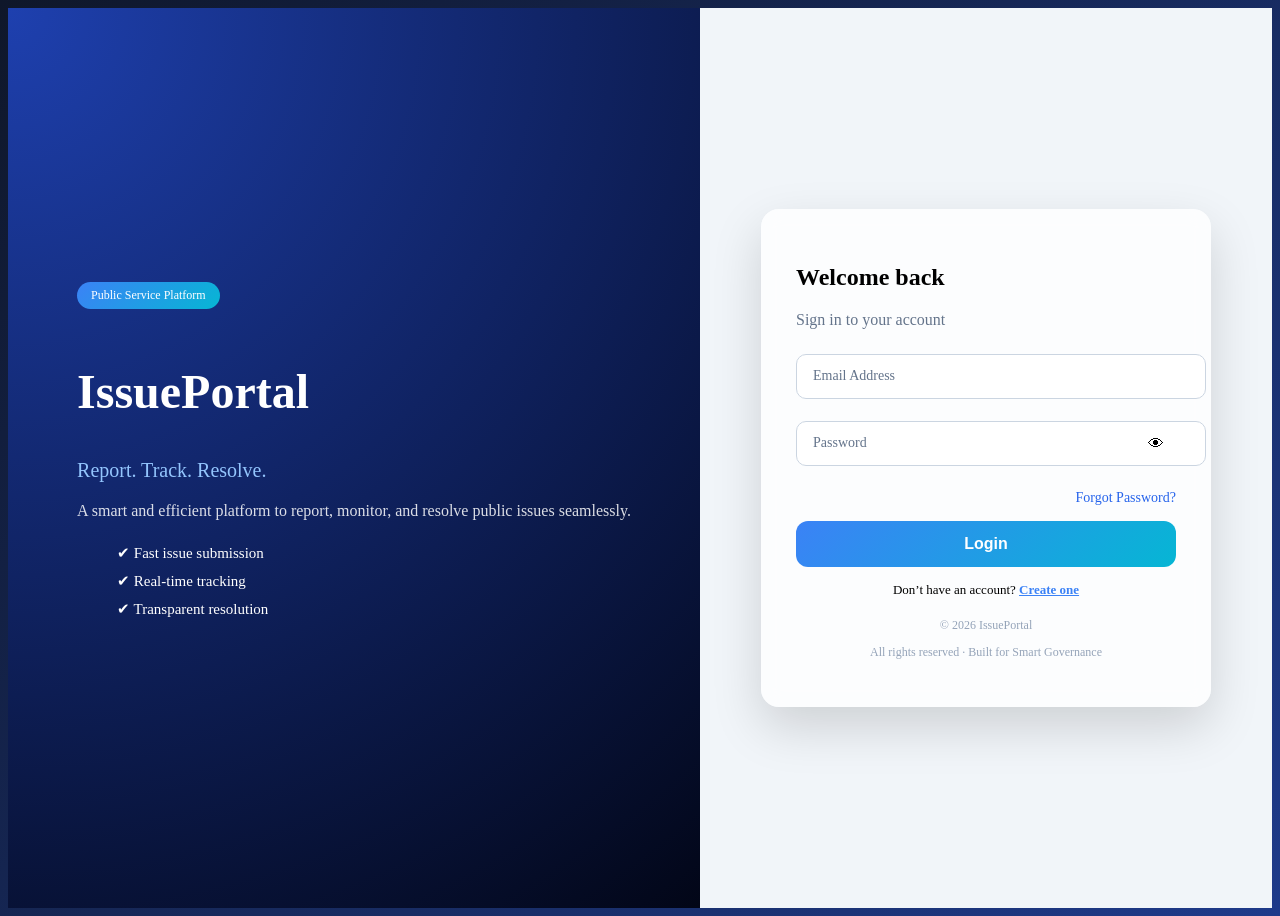
<file: src/main/resources/static/manage-users.html>
<!DOCTYPE html>
<html lang="en">

<head>

<meta charset="UTF-8">
<meta name="viewport"
      content="width=device-width, initial-scale=1.0">

<title>Manage Users | IssuePortal</title>

<link rel="stylesheet"
      href="manage-users.css">

<link href="https://fonts.googleapis.com/css2?family=Poppins:wght@300;400;500;600;700&display=swap"
      rel="stylesheet">

</head>

<body>

<nav class="navbar">

    <div class="logo">
        IssuePortal Admin
    </div>

    <div class="nav-links">

        <a href="admin-dashboard.html">
            Dashboard
        </a>

        <a href="manage-complaints.html">
            Complaints
        </a>

        <a href="manage-users.html">
            Users
        </a>

        <a href="#" onclick="logout()">
            Logout
        </a>

    </div>

</nav>

<div class="container">

    <div class="page-header">

        <h1>Manage Users</h1>

        <p>
            View and manage registered users.
        </p>

    </div>

    <div class="search-box">

        <input
            type="text"
            id="searchInput"
            placeholder="Search by name or email">

    </div>

    <div class="table-container">

        <table>

            <thead>

                <tr>

                    <th>ID</th>

                    <th>Name</th>

                    <th>Email</th>

                    <th>Role</th>

                    <th>Actions</th>

                </tr>

            </thead>

            <tbody id="usersTable">

            </tbody>

        </table>

    </div>

</div>

<footer class="footer">

    <h3>IssuePortal</h3>

    <p>Smart Public Issue Reporting System</p>

    <p>© 2026 IssuePortal</p>

</footer>

<script src="manage-users.js"></script>

</body>
</html>
</file>
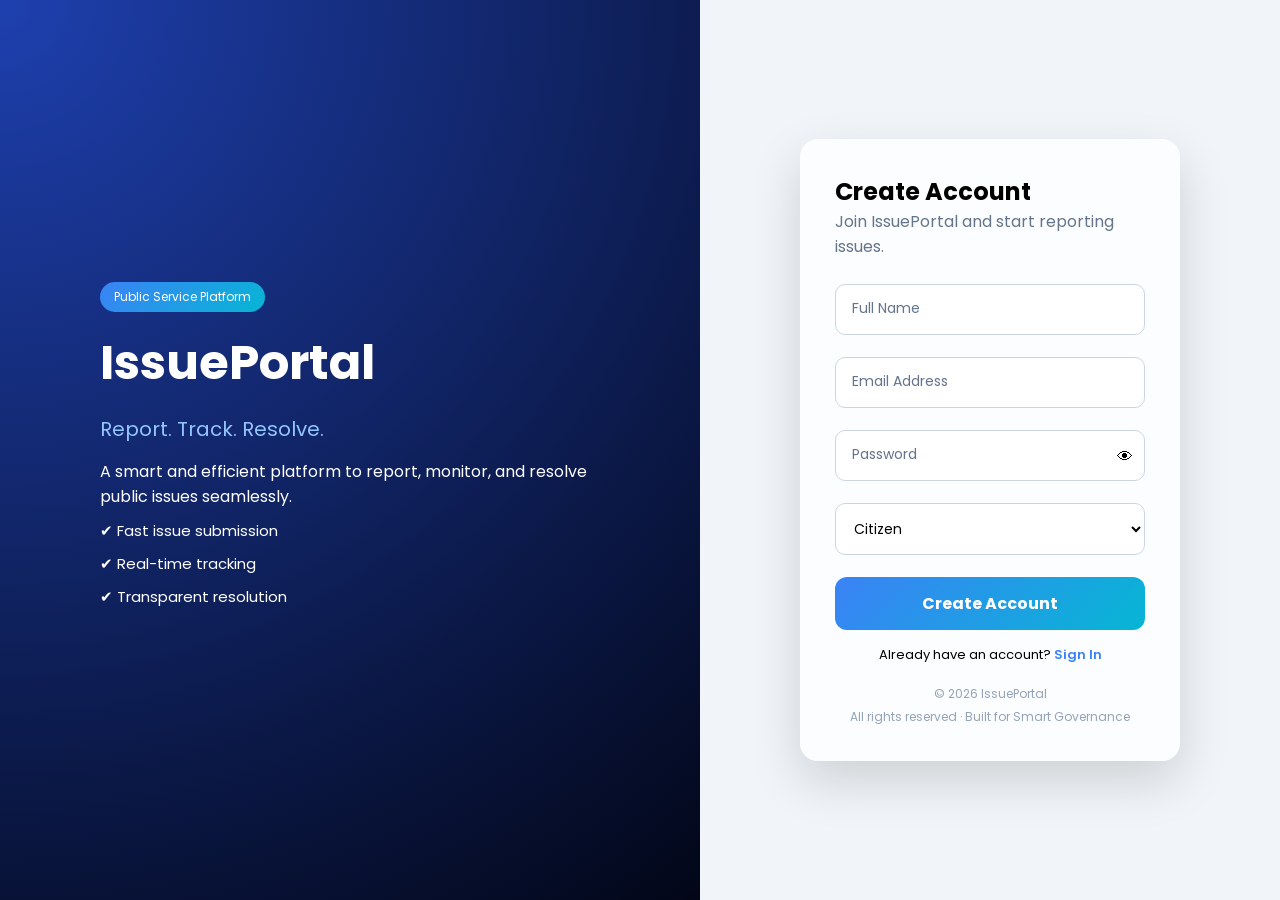
<file: src/main/resources/static/register.html>
<!DOCTYPE html>

<html lang="en">

<head>
<meta charset="UTF-8">
<meta name="viewport" content="width=device-width, initial-scale=1.0">

<title>Register | IssuePortal</title>

<link rel="stylesheet" href="register.css">

<link href="https://fonts.googleapis.com/css2?family=Poppins:wght@300;400;500;600;700&display=swap" rel="stylesheet">

</head>

<body>

<div class="wrapper">


<!-- LEFT -->

<section class="left">

    <div class="brand">

        <span class="badge">
            Public Service Platform
        </span>

        <h1>IssuePortal</h1>

        <p class="tagline">
            Report. Track. Resolve.
        </p>

        <p class="subtitle-left">
            A smart and efficient platform to report,
            monitor, and resolve public issues seamlessly.
        </p>

        <ul class="features">
            <li>✔ Fast issue submission</li>
            <li>✔ Real-time tracking</li>
            <li>✔ Transparent resolution</li>
        </ul>

    </div>

</section>

<!-- RIGHT -->

<section class="right">

    <div class="card">

        <h2>Create Account</h2>

        <p class="muted">
            Join IssuePortal and start reporting issues.
        </p>

        <form id="registerForm">

            <div class="floating">
                <input type="text" id="name" required>
                <label>Full Name</label>
            </div>

            <div class="floating">
                <input type="email" id="email" required>
                <label>Email Address</label>
            </div>

            <div class="floating password-box">
                <input type="password" id="password" required>
                <label>Password</label>

                <span class="toggle"
                      onclick="togglePassword()">
                    👁
                </span>
            </div>

            <div class="floating">
                <select id="role" required>
                    <option value="USER">Citizen</option>
                    <option value="ADMIN">Administrator</option>
                </select>
            </div>

            <button
                type="submit"
                class="btn">

                Create Account

            </button>

            <div id="message"></div>

            <p class="extra">
                Already have an account?
                <a href="login.html">
                    Sign In
                </a>
            </p>

        </form>

        <div class="login-footer">

            <p>
                © <span id="year"></span> IssuePortal
            </p>

            <p class="sub">
                All rights reserved · Built for Smart Governance
            </p>

        </div>

    </div>

</section>


</div>

<script src="register.js"></script>

<script>
document.getElementById("year").innerText =
new Date().getFullYear();
</script>

</body>
</html>
</file>
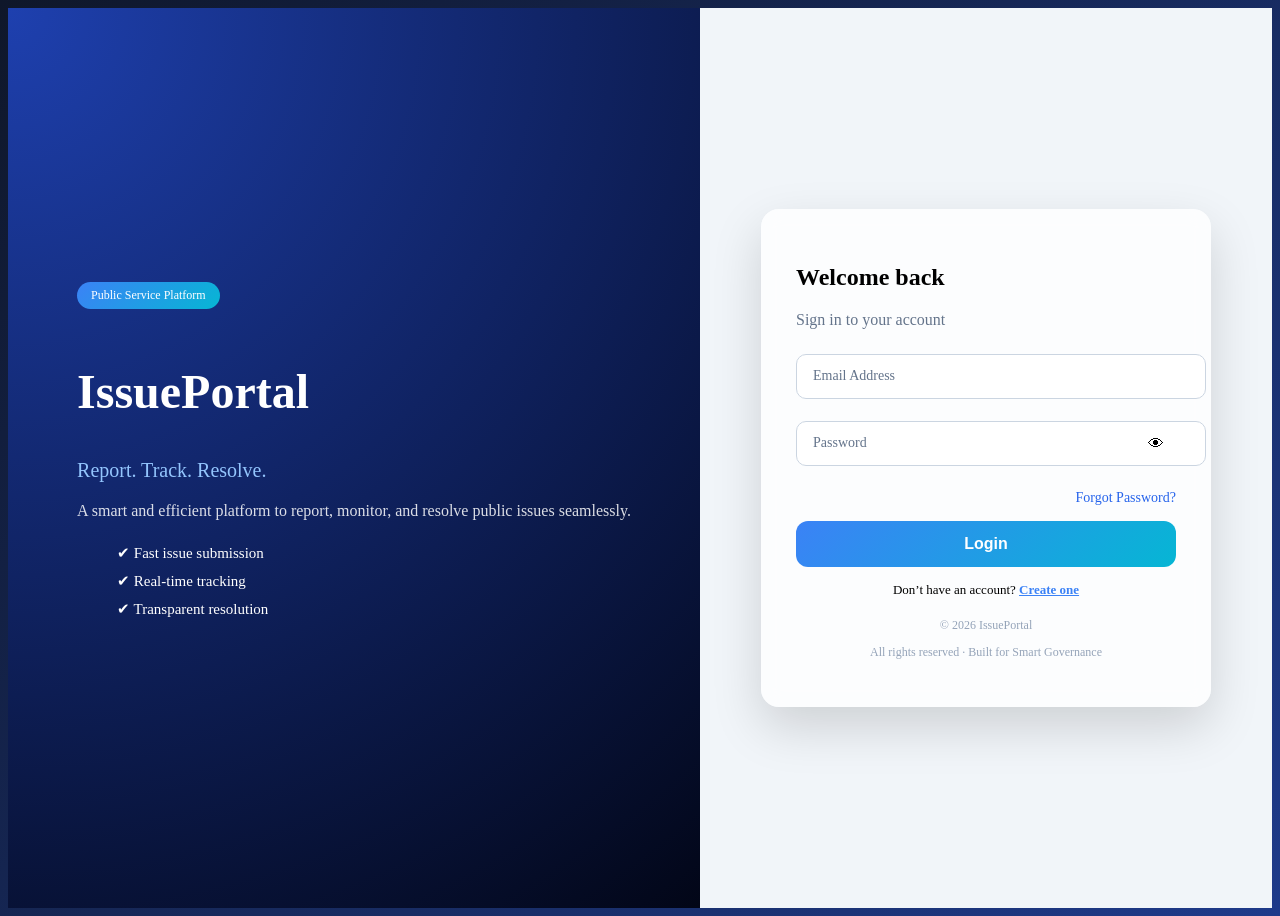
<file: src/main/resources/static/reports.html>
<!DOCTYPE html>
<html lang="en">
<head>
  <meta charset="UTF-8">
  <meta name="viewport" content="width=device-width, initial-scale=1.0">
  <title>Reports | IssuePortal Admin</title>
  <link rel="stylesheet" href="reports.css">
  <link href="https://fonts.googleapis.com/css2?family=Inter:wght@300;400;500;600;700&family=Space+Grotesk:wght@400;500;600;700&display=swap" rel="stylesheet">
</head>
<body>

  <div class="layout">

    <aside class="sidebar">
      <div class="brand">
        <div class="brand-icon">
          <svg width="20" height="20" viewBox="0 0 20 20" fill="none">
            <circle cx="10" cy="10" r="9" stroke="white" stroke-width="1.5"/>
            <path d="M6 10h8M10 6v8" stroke="white" stroke-width="1.5" stroke-linecap="round"/>
          </svg>
        </div>
        <div>
          <span class="brand-name">IssuePortal</span>
          <span class="brand-sub">Admin</span>
        </div>
      </div>

      <nav class="nav">
        <a href="admin-dashboard.html" class="nav-link">
          <svg class="nav-icon" viewBox="0 0 20 20" fill="none">
            <rect x="2" y="2" width="7" height="7" rx="2" stroke="currentColor" stroke-width="1.5"/>
            <rect x="11" y="2" width="7" height="7" rx="2" stroke="currentColor" stroke-width="1.5"/>
            <rect x="2" y="11" width="7" height="7" rx="2" stroke="currentColor" stroke-width="1.5"/>
            <rect x="11" y="11" width="7" height="7" rx="2" stroke="currentColor" stroke-width="1.5"/>
          </svg>
          Dashboard
        </a>
        <a href="manage-complaints.html" class="nav-link">
          <svg class="nav-icon" viewBox="0 0 20 20" fill="none">
            <path d="M4 6h12M4 10h8M4 14h5" stroke="currentColor" stroke-width="1.5" stroke-linecap="round"/>
          </svg>
          Complaints
        </a>
        <a href="manage-users.html" class="nav-link">
          <svg class="nav-icon" viewBox="0 0 20 20" fill="none">
            <circle cx="10" cy="7" r="3" stroke="currentColor" stroke-width="1.5"/>
            <path d="M4 17c0-3.314 2.686-6 6-6s6 2.686 6 6" stroke="currentColor" stroke-width="1.5" stroke-linecap="round"/>
          </svg>
          Users
        </a>
        <a href="reports.html" class="nav-link active">
          <svg class="nav-icon" viewBox="0 0 20 20" fill="none">
            <path d="M4 14l4-5 3 3 5-6" stroke="currentColor" stroke-width="1.5" stroke-linecap="round" stroke-linejoin="round"/>
            <rect x="2" y="2" width="16" height="16" rx="3" stroke="currentColor" stroke-width="1.5"/>
          </svg>
          Reports
        </a>
      </nav>

      <div class="sidebar-footer">
        <div class="admin-badge">
          <div class="admin-avatar">A</div>
          <div>
            <span class="admin-name">Admin</span>
            <span class="admin-role">Super user</span>
          </div>
        </div>
        <button class="logout-btn" onclick="logout()">
          <svg width="16" height="16" viewBox="0 0 20 20" fill="none">
            <path d="M13 7l3 3-3 3M7 10h9" stroke="currentColor" stroke-width="1.5" stroke-linecap="round" stroke-linejoin="round"/>
            <path d="M10 3H5a2 2 0 00-2 2v10a2 2 0 002 2h5" stroke="currentColor" stroke-width="1.5" stroke-linecap="round"/>
          </svg>
          Sign out
        </button>
      </div>
    </aside>

    <main class="main">

      <header class="topbar">
        <div>
          <p class="topbar-eyebrow">Analytics</p>
          <h1 class="topbar-title">Reports</h1>
        </div>
        <div class="topbar-actions">
          <div class="status-dot"></div>
          <span class="status-text">Live data</span>
        </div>
      </header>

      <section class="stats-grid">
        <div class="stat-card stat-total">
          <div class="stat-label">Total complaints</div>
          <div class="stat-value" id="totalComplaints">—</div>
          <div class="stat-bar"><div class="stat-bar-fill" id="totalBar" style="width:100%"></div></div>
        </div>
        <div class="stat-card stat-pending">
          <div class="stat-label">Pending</div>
          <div class="stat-value" id="pendingComplaints">—</div>
          <div class="stat-chip">Needs action</div>
        </div>
        <div class="stat-card stat-progress">
          <div class="stat-label">In progress</div>
          <div class="stat-value" id="progressComplaints">—</div>
          <div class="stat-chip">Being handled</div>
        </div>
        <div class="stat-card stat-resolved">
          <div class="stat-label">Resolved</div>
          <div class="stat-value" id="resolvedComplaints">—</div>
          <div class="stat-chip">Completed</div>
        </div>
      </section>

      <section class="chart-section">
        <div class="chart-header">
          <h2 class="section-title">Status breakdown</h2>
          <div class="chart-legend">
            <span class="legend-dot legend-pending"></span><span>Pending</span>
            <span class="legend-dot legend-progress"></span><span>In progress</span>
            <span class="legend-dot legend-resolved"></span><span>Resolved</span>
          </div>
        </div>
        <div class="chart-bars" id="chartBars">
          <div class="chart-bar-group">
            <div class="chart-bar-track"><div class="chart-bar-fill bar-pending" id="barPending"></div></div>
            <span class="chart-bar-label">Pending</span>
          </div>
          <div class="chart-bar-group">
            <div class="chart-bar-track"><div class="chart-bar-fill bar-progress" id="barProgress"></div></div>
            <span class="chart-bar-label">In progress</span>
          </div>
          <div class="chart-bar-group">
            <div class="chart-bar-track"><div class="chart-bar-fill bar-resolved" id="barResolved"></div></div>
            <span class="chart-bar-label">Resolved</span>
          </div>
        </div>
      </section>

      <section class="table-section">
        <div class="table-header">
          <h2 class="section-title">Complaint report</h2>
          <span class="table-count" id="tableCount">Loading…</span>
        </div>
        <div class="table-wrap">
          <table>
            <thead>
              <tr>
                <th>ID</th>
                <th>Title</th>
                <th>Category</th>
                <th>Department</th>
                <th>Status</th>
                <th>Priority</th>
              </tr>
            </thead>
            <tbody id="reportTable">
              <tr><td colspan="6" class="loading-row">Loading complaints…</td></tr>
            </tbody>
          </table>
        </div>
      </section>

    </main>
  </div>

  <script src="reports.js"></script>
</body>
</html>
</file>
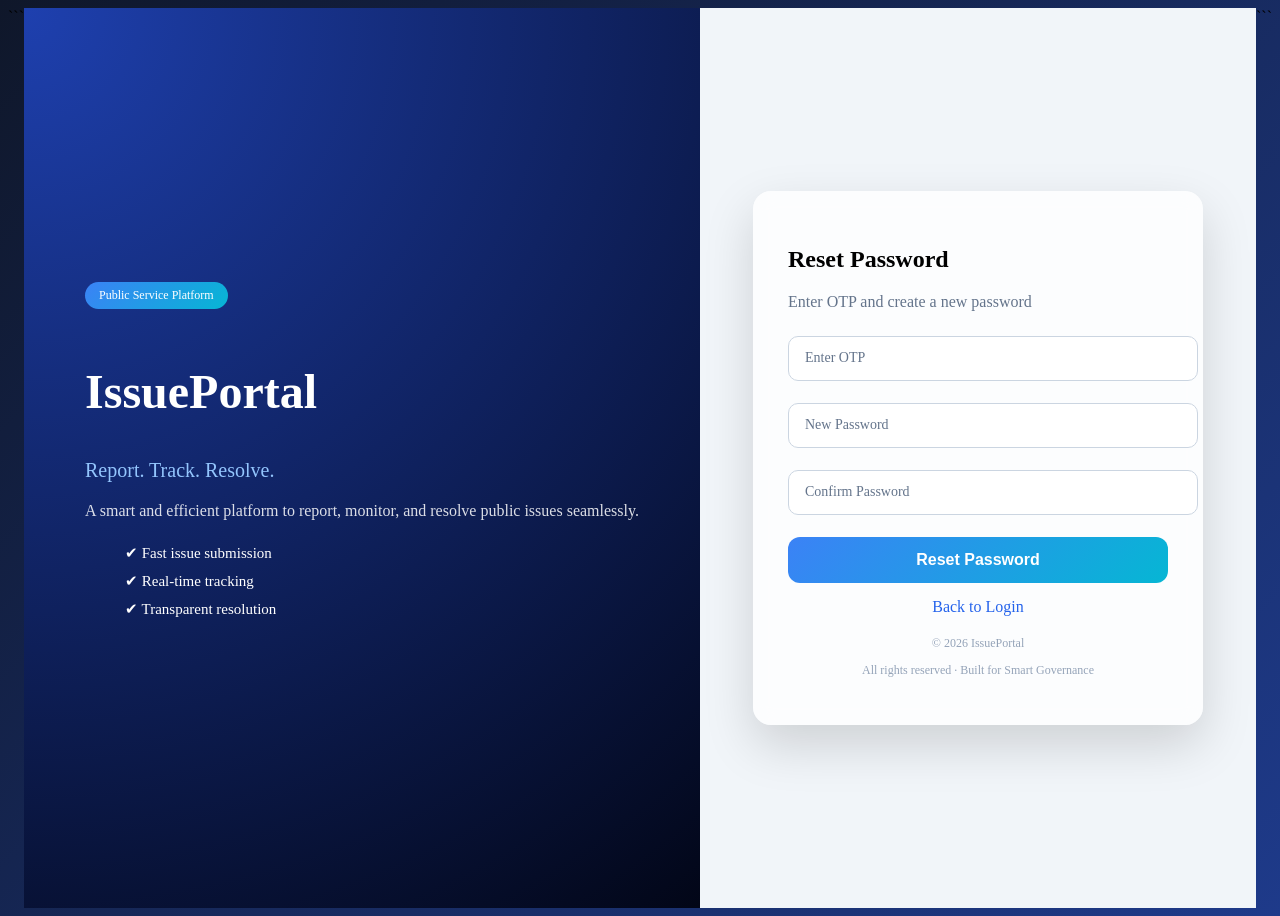
<file: src/main/resources/static/reset-password.html>
<!DOCTYPE html>

<html lang="en">
<head>
<meta charset="UTF-8">
<meta name="viewport" content="width=device-width, initial-scale=1.0">
<title>Reset Password | IssuePortal</title>

<link rel="stylesheet" href="reset-password.css">
</head>

<body>

<div class="wrapper">

```
<section class="left">

    <div class="brand">

        <span class="badge">
            Public Service Platform
        </span>

        <h1>IssuePortal</h1>

        <p class="tagline">
            Report. Track. Resolve.
        </p>

        <p class="subtitle">
            A smart and efficient platform to report,
            monitor, and resolve public issues seamlessly.
        </p>

        <ul class="features">
            <li>✔ Fast issue submission</li>
            <li>✔ Real-time tracking</li>
            <li>✔ Transparent resolution</li>
        </ul>

    </div>

</section>

<section class="right">

    <div class="card">

        <h2>Reset Password</h2>

        <p class="muted">
            Enter OTP and create a new password
        </p>

        <form id="resetForm">

            <input type="hidden" id="email">

            <div class="floating">
                <input type="text" id="otp" required>
                <label>Enter OTP</label>
            </div>

            <div class="floating">
                <input type="password" id="newPassword" required>
                <label>New Password</label>
            </div>

            <div class="floating">
                <input type="password" id="confirmPassword" required>
                <label>Confirm Password</label>
            </div>

            <button type="submit" class="btn">
                Reset Password
            </button>

            <p class="extra">
                <a href="login.html">
                    Back to Login
                </a>
            </p>

        </form>

        <div id="message"></div>

        <div class="login-footer">
            <p>© <span id="year"></span> IssuePortal</p>
            <p class="sub">
                All rights reserved · Built for Smart Governance
            </p>
        </div>

    </div>

</section>
```

</div>

<script src="reset-password.js"></script>

<script>
document.getElementById("year").innerText =
new Date().getFullYear();
</script>

</body>
</html>
</file>
<file: src/main/resources/static/index.css>
*, *::before, *::after { margin:0; padding:0; box-sizing:border-box; }

:root {
  --black:   #0D0D12;
  --black2:  #07070D;
  --indigo:  #4F46E5;
  --indigo2: #4338CA;
  --lavender:#A5B4FC;
  --violet:  #818CF8;
  --white:   #FFFFFF;
  --gray1:   #6B7280;
  --gray2:   #9CA3AF;
  --gray3:   #374151;
  --gray4:   #4B5563;
  --light:   #F8F9FB;
  --border:  #F0F0F5;
  --iborder: rgba(255,255,255,0.06);
}

html { scroll-behavior: smooth; }

body {
  font-family: 'Plus Jakarta Sans', sans-serif;
  background: #fff;
  color: var(--black);
  -webkit-font-smoothing: antialiased;
}

/* ── NAVBAR ── */
.ip-nav {
  display: flex;
  align-items: center;
  justify-content: space-between;
  padding: 0 6%;
  height: 62px;
  background: var(--black);
  border-bottom: 1px solid var(--iborder);
  position: fixed;
  top: 0; left: 0; width: 100%;
  z-index: 100;
}

.ip-nav-logo {
  font-size: 17px;
  font-weight: 800;
  color: #fff;
  letter-spacing: -0.4px;
}
.ip-nav-logo span { color: var(--violet); }

.ip-nav-links { display: flex; gap: 28px; }
.ip-nav-links a {
  font-size: 13px; font-weight: 500;
  color: var(--gray1); text-decoration: none;
  transition: color 0.2s;
}
.ip-nav-links a:hover { color: #fff; }

.ip-nav-right { display: flex; align-items: center; gap: 10px; }

.ip-nav-login {
  font-size: 13px; font-weight: 500;
  color: var(--gray2); text-decoration: none;
  transition: color 0.2s;
}
.ip-nav-login:hover { color: #fff; }

.ip-nav-cta {
  font-size: 13px; font-weight: 600;
  background: var(--indigo); color: #fff;
  padding: 7px 16px; border-radius: 7px;
  text-decoration: none;
  transition: background 0.2s;
}
.ip-nav-cta:hover { background: var(--indigo2); }

.ip-hamburger {
  display: none;
  background: none; border: none;
  color: #fff; font-size: 22px; cursor: pointer;
}

/* MOBILE NAV */
.ip-mobile-nav {
  display: none;
  flex-direction: column;
  background: #111827;
  position: fixed;
  top: 62px; left: 0; width: 100%;
  z-index: 99;
  border-bottom: 1px solid var(--iborder);
}
.ip-mobile-nav.open { display: flex; }
.ip-mobile-nav a {
  font-size: 15px; font-weight: 500;
  color: var(--gray1); text-decoration: none;
  padding: 16px 6%;
  border-bottom: 1px solid var(--iborder);
  transition: color 0.2s;
}
.ip-mobile-nav a:hover { color: #fff; }

/* ── HERO ── */
.ip-hero {
  background: var(--black);
  padding: 140px 6% 100px;
  text-align: center;
  position: relative;
  overflow: hidden;
  min-height: 100vh;
  display: flex;
  align-items: center;
  justify-content: center;
}

.ip-hero-bg {
  position: absolute; inset: 0;
  background: radial-gradient(ellipse 70% 60% at 50% 0%, rgba(79,70,229,0.22) 0%, transparent 70%);
  pointer-events: none;
}

.ip-hero-inner {
  position: relative; z-index: 1;
  max-width: 700px;
}

.ip-hero-eyebrow {
  display: inline-flex;
  align-items: center;
  gap: 6px;
  background: rgba(79,70,229,0.12);
  border: 1px solid rgba(79,70,229,0.3);
  color: var(--lavender);
  font-size: 11px; font-weight: 700;
  letter-spacing: 0.1em; text-transform: uppercase;
  padding: 5px 14px; border-radius: 100px;
  margin-bottom: 32px;
}
.ip-hero-eyebrow::before {
  content: '';
  width: 6px; height: 6px;
  background: #6366F1;
  border-radius: 50%;
  display: inline-block;
}

.ip-hero h1 {
  font-family: 'Instrument Serif', serif;
  font-size: clamp(44px, 7vw, 68px);
  font-weight: 400;
  line-height: 1.02;
  color: #fff;
  letter-spacing: -1.5px;
  margin-bottom: 10px;
}
.ip-hero h1 em { font-style: italic; color: var(--lavender); }

.ip-hero-sub {
  font-size: 16px; color: var(--gray1);
  line-height: 1.75; max-width: 500px;
  margin: 20px auto 0; font-weight: 400;
}

.ip-hero-btns {
  display: flex; gap: 12px;
  justify-content: center;
  margin-top: 36px; flex-wrap: wrap;
}

.ip-btn-main {
  background: var(--indigo); color: #fff;
  font-family: 'Plus Jakarta Sans', sans-serif;
  font-size: 14px; font-weight: 700;
  padding: 13px 28px; border-radius: 10px;
  text-decoration: none;
  transition: background 0.2s, transform 0.2s;
  display: inline-block;
}
.ip-btn-main:hover { background: var(--indigo2); transform: translateY(-1px); }

.ip-btn-ghost {
  border: 1px solid rgba(255,255,255,0.14);
  color: rgba(255,255,255,0.65);
  font-family: 'Plus Jakarta Sans', sans-serif;
  font-size: 14px; font-weight: 500;
  padding: 13px 28px; border-radius: 10px;
  text-decoration: none;
  transition: border-color 0.2s, color 0.2s;
  display: inline-block;
}
.ip-btn-ghost:hover {
  border-color: rgba(255,255,255,0.35);
  color: #fff;
}

.ip-hero-meta {
  display: flex; align-items: center;
  justify-content: center;
  gap: 8px; margin-top: 48px; flex-wrap: wrap;
}
.ip-meta-pill {
  background: rgba(255,255,255,0.05);
  border: 1px solid rgba(255,255,255,0.08);
  color: var(--gray2);
  font-size: 12px; font-weight: 500;
  padding: 5px 14px; border-radius: 100px;
}

/* ── STRIP ── */
.ip-strip {
  background: var(--light);
  border-top: 1px solid var(--border);
  border-bottom: 1px solid var(--border);
  padding: 20px 6%;
  display: flex; align-items: center;
  justify-content: center; gap: 0; flex-wrap: wrap;
}
.ip-strip-label {
  font-size: 11px; font-weight: 700;
  color: var(--gray2);
  text-transform: uppercase; letter-spacing: 0.08em;
  margin-right: 20px;
}
.ip-strip-item {
  font-size: 13px; font-weight: 700;
  color: #CBD5E1; letter-spacing: -0.2px;
  padding: 4px 20px;
  border-right: 1px solid #E2E8F0;
}
.ip-strip-item:last-child { border-right: none; }

/* ── FEATURES ── */
.ip-features {
  padding: 100px 6%;
  background: #fff;
}

.ip-section-tag {
  font-size: 11px; font-weight: 700;
  color: var(--indigo);
  letter-spacing: 0.1em; text-transform: uppercase;
  margin-bottom: 14px;
  display: block;
}

.ip-section-h {
  font-family: 'Instrument Serif', serif;
  font-size: clamp(30px, 4vw, 46px);
  font-weight: 400; line-height: 1.08;
  color: var(--black); letter-spacing: -0.5px;
}
.ip-section-h em { font-style: italic; color: var(--indigo); }

.ip-section-p {
  font-size: 15px; color: var(--gray1);
  line-height: 1.7; margin-top: 14px;
  max-width: 480px;
}

.ip-feat-grid {
  display: grid;
  grid-template-columns: repeat(3, 1fr);
  gap: 16px; margin-top: 52px;
}

.ip-feat-card {
  border: 1px solid var(--border);
  border-radius: 14px; padding: 30px 26px;
  transition: border-color 0.2s, transform 0.2s;
}
.ip-feat-card:hover {
  border-color: #C7D2FE;
  transform: translateY(-4px);
}

.ip-feat-card-dark {
  background: var(--black);
  border-color: var(--black);
}
.ip-feat-card-dark:hover { border-color: #312E81; }

.ip-feat-icon {
  width: 42px; height: 42px;
  border-radius: 10px;
  display: flex; align-items: center;
  justify-content: center;
  font-size: 18px; margin-bottom: 20px;
}
.ip-feat-icon-light { background: #EEF2FF; }
.ip-feat-icon-dark  { background: rgba(99,102,241,0.15); }

.ip-feat-card h3 {
  font-size: 15px; font-weight: 700;
  color: var(--black); margin-bottom: 8px;
  letter-spacing: -0.1px;
}
.ip-feat-card-dark h3 { color: #F1F5F9; }

.ip-feat-card p {
  font-size: 13px; color: var(--gray1); line-height: 1.65;
}
.ip-feat-card-dark p { color: #64748B; }

/* ── STATS ── */
.ip-stats {
  background: var(--black);
  padding: 70px 6%;
}
.ip-stats-grid {
  display: grid;
  grid-template-columns: repeat(4,1fr);
  max-width: 860px; margin: 0 auto;
}
.ip-stat {
  text-align: center; padding: 20px;
  border-right: 1px solid rgba(255,255,255,0.06);
}
.ip-stat:last-child { border-right: none; }

.ip-stat-num {
  font-family: 'Instrument Serif', serif;
  font-size: clamp(40px, 5vw, 56px);
  font-weight: 400; color: #fff;
  line-height: 1; letter-spacing: -1px;
}
.ip-stat-num span { color: var(--violet); }

.ip-stat-label {
  font-size: 11px; font-weight: 700;
  color: var(--gray4);
  text-transform: uppercase; letter-spacing: 0.08em;
  margin-top: 10px;
}

/* ── PROCESS ── */
.ip-process {
  padding: 100px 6%;
  background: var(--light);
}
.ip-process-header { max-width: 480px; margin-bottom: 56px; }

.ip-process-steps {
  display: flex; flex-direction: column;
  max-width: 640px;
}
.ip-step {
  display: flex; gap: 28px;
  align-items: flex-start;
  padding: 28px 0;
  border-bottom: 1px solid #EEEEF2;
}
.ip-step:last-child { border-bottom: none; }

.ip-step-num {
  font-family: 'Instrument Serif', serif;
  font-size: 22px; font-weight: 400;
  color: #CBD5E1; min-width: 36px;
  padding-top: 2px; font-style: italic;
}

.ip-step-badge {
  display: inline-block;
  background: #EEF2FF; color: var(--indigo);
  font-size: 10px; font-weight: 700;
  letter-spacing: 0.06em; text-transform: uppercase;
  padding: 3px 10px; border-radius: 100px;
  margin-bottom: 8px;
}

.ip-step-body h3 {
  font-size: 15px; font-weight: 700;
  color: var(--black); margin-bottom: 6px;
  letter-spacing: -0.1px;
}
.ip-step-body p {
  font-size: 14px; color: var(--gray1); line-height: 1.65;
}

/* ── CTA ── */
.ip-cta { padding: 90px 6%; background: #fff; }

.ip-cta-box {
  background: var(--black);
  border-radius: 20px;
  padding: 70px 52px;
  text-align: center;
  position: relative; overflow: hidden;
  max-width: 820px; margin: 0 auto;
}
.ip-cta-glow {
  position: absolute; top: -60px;
  left: 50%; transform: translateX(-50%);
  width: 500px; height: 240px;
  background: radial-gradient(ellipse, rgba(99,102,241,0.35) 0%, transparent 70%);
  pointer-events: none;
}

.ip-cta-box h2 {
  font-family: 'Instrument Serif', serif;
  font-size: clamp(30px, 4vw, 48px);
  font-weight: 400; color: #fff;
  line-height: 1.05; letter-spacing: -0.8px;
  position: relative; z-index: 1;
}
.ip-cta-box h2 em { font-style: italic; color: var(--lavender); }

.ip-cta-box p {
  font-size: 15px; color: var(--gray1);
  line-height: 1.7;
  margin: 16px auto 32px;
  max-width: 420px;
  position: relative; z-index: 1;
}

.ip-cta-pills {
  display: flex; justify-content: center;
  gap: 8px; flex-wrap: wrap;
  margin-bottom: 32px;
  position: relative; z-index: 1;
}
.ip-cta-pill {
  background: rgba(255,255,255,0.05);
  border: 1px solid rgba(255,255,255,0.08);
  color: var(--gray2); font-size: 12px; font-weight: 500;
  padding: 6px 14px; border-radius: 100px;
}
.ip-cta-pill::before { content: '✓  '; }

.ip-cta-box .ip-btn-main { position: relative; z-index: 1; }

/* ── FOOTER ── */
.ip-footer {
  background: var(--black2);
  padding: 28px 6%;
  display: flex; align-items: center;
  justify-content: space-between;
  flex-wrap: wrap; gap: 16px;
  border-top: 1px solid rgba(255,255,255,0.05);
}
.ip-footer-logo {
  font-size: 16px; font-weight: 800;
  color: #fff; letter-spacing: -0.3px;
}
.ip-footer-logo span { color: var(--violet); }

.ip-footer-copy { font-size: 12px; color: var(--gray3); }

.ip-footer-links { display: flex; gap: 20px; }
.ip-footer-links a {
  font-size: 12px; color: var(--gray3);
  text-decoration: none; transition: color 0.2s;
}
.ip-footer-links a:hover { color: var(--gray1); }

/* ── RESPONSIVE ── */
@media (max-width: 900px) {
  .ip-feat-grid { grid-template-columns: 1fr; }
  .ip-stats-grid { grid-template-columns: repeat(2,1fr); }
  .ip-stat { border-right: none; border-bottom: 1px solid rgba(255,255,255,0.06); }
  .ip-stat:nth-child(3), .ip-stat:nth-child(4) { border-bottom: none; }
}

@media (max-width: 768px) {
  .ip-nav-links, .ip-nav-right { display: none; }
  .ip-hamburger { display: block; }
  .ip-cta-box { padding: 48px 28px; }
  .ip-footer { flex-direction: column; text-align: center; }
  .ip-strip { justify-content: flex-start; }
}

@media (max-width: 480px) {
  .ip-hero-btns { flex-direction: column; align-items: center; }
  .ip-stats-grid { grid-template-columns: 1fr 1fr; }
}

@media (prefers-reduced-motion: reduce) {
  * { transition: none !important; animation: none !important; }
}
</file>
<file: src/main/resources/static/admin-dashboard.css>
@import url('https://fonts.googleapis.com/css2?family=Poppins:wght@300;400;500;600;700&display=swap');

* {
  margin: 0;
  padding: 0;
  box-sizing: border-box;
  font-family: 'Poppins', sans-serif;
}

body {
  background: #f0f4f8;
  min-height: 100vh;
}

/* ── Navbar ─────────────────────────────── */

.navbar {
  display: flex;
  justify-content: space-between;
  align-items: center;
  padding: 16px 50px;
  background: #0f172a;
  box-shadow: 0 4px 20px rgba(0,0,0,.25);
  position: sticky;
  top: 0;
  z-index: 100;
}

.logo {
  font-size: 22px;
  font-weight: 700;
  color: #38bdf8;
  display: flex;
  align-items: center;
  gap: 8px;
}

.logo-icon {
  font-size: 20px;
}

.admin-badge {
  background: #2563eb;
  color: white;
  font-size: 10px;
  font-weight: 700;
  padding: 3px 8px;
  border-radius: 20px;
  letter-spacing: 1px;
}

.nav-links {
  display: flex;
  align-items: center;
  gap: 20px;
}

.nav-links a {
  color: #cbd5e1;
  text-decoration: none;
  font-size: 14px;
  font-weight: 500;
  padding: 8px 12px;
  border-radius: 8px;
  transition: .3s;
}

/* FIX: Added missing hover block */
.nav-links a:hover,
.nav-links a.active {
  color: white;
  background: rgba(255,255,255,.1);
}

.logout-link {
  color: #fca5a5 !important;
}

.logout-link:hover {
  background: rgba(239,68,68,.15) !important;
  color: #ef4444 !important;
}

/* Admin Profile */
.admin-profile {
  display: flex;
  align-items: center;
  gap: 10px;
  padding: 7px 14px;
  background: rgba(255,255,255,.08);
  border-radius: 50px;
  border: 1px solid rgba(255,255,255,.1);
}

.avatar {
  width: 38px;
  height: 38px;
  border-radius: 50%;
  background: linear-gradient(135deg, #2563eb, #06b6d4);
  color: white;
  display: flex;
  align-items: center;
  justify-content: center;
  font-size: 16px;
  font-weight: 700;
}

.admin-info {
  display: flex;
  flex-direction: column;
}

.admin-info span {
  color: white;
  font-size: 14px;
  font-weight: 600;
}

.admin-info small {
  color: #94a3b8;
  font-size: 11px;
}

/* ── Container ──────────────────────────── */

.container {
  max-width: 1400px;
  margin: auto;
  padding: 40px;
}

/* ── Page Header ────────────────────────── */

.page-header {
  display: flex;
  justify-content: space-between;
  align-items: center;
  margin-bottom: 32px;
}

.page-header h1 {
  font-size: 32px;
  color: #0f172a;
  font-weight: 700;
  margin-bottom: 6px;
}

.page-header p {
  color: #64748b;
  font-size: 15px;
}

.header-date {
  background: white;
  padding: 10px 20px;
  border-radius: 12px;
  color: #334155;
  font-size: 14px;
  font-weight: 500;
  box-shadow: 0 2px 10px rgba(0,0,0,.06);
}

/* ── Stats ──────────────────────────────── */

.stats {
  display: grid;
  grid-template-columns: repeat(4, 1fr);
  gap: 20px;
  margin-bottom: 28px;
}

.stat-card {
  background: white;
  padding: 24px 28px;
  border-radius: 20px;
  box-shadow: 0 4px 20px rgba(0,0,0,.07);
  display: flex;
  align-items: center;
  gap: 18px;
  transition: .3s;
  border-left: 5px solid transparent;
}

.stat-card:hover {
  transform: translateY(-4px);
  box-shadow: 0 10px 30px rgba(0,0,0,.12);
}

.stat-icon {
  font-size: 32px;
  line-height: 1;
}

.stat-info h2 {
  font-size: 34px;
  font-weight: 700;
  line-height: 1;
  margin-bottom: 4px;
}

.stat-info p {
  color: #64748b;
  font-size: 13px;
  font-weight: 500;
}

.stat-card.total   { border-left-color: #2563eb; }
.stat-card.pending { border-left-color: #f59e0b; }
.stat-card.progress{ border-left-color: #8b5cf6; }
.stat-card.resolved{ border-left-color: #10b981; }

.stat-card.total   .stat-info h2 { color: #2563eb; }
.stat-card.pending .stat-info h2 { color: #f59e0b; }
.stat-card.progress .stat-info h2{ color: #8b5cf6; }
.stat-card.resolved .stat-info h2{ color: #10b981; }

/* ── Quick Actions ──────────────────────── */

.quick-actions {
  display: grid;
  grid-template-columns: repeat(4, 1fr);
  gap: 16px;
  margin-bottom: 28px;
}

.action-card {
  background: white;
  border-radius: 16px;
  padding: 20px;
  text-align: center;
  text-decoration: none;
  color: #334155;
  box-shadow: 0 4px 15px rgba(0,0,0,.06);
  transition: .3s;
  border: 2px solid transparent;
}

.action-card:hover {
  border-color: #2563eb;
  color: #2563eb;
  transform: translateY(-3px);
  box-shadow: 0 8px 25px rgba(37,99,235,.15);
}

.action-card span {
  font-size: 28px;
  display: block;
  margin-bottom: 8px;
}

.action-card p {
  font-size: 13px;
  font-weight: 600;
}

/* ── Table ──────────────────────────────── */

.table-container {
  background: white;
  padding: 28px;
  border-radius: 20px;
  box-shadow: 0 4px 20px rgba(0,0,0,.07);
  overflow-x: auto;
}

.table-header {
  display: flex;
  justify-content: space-between;
  align-items: center;
  margin-bottom: 20px;
}

.table-header h2 {
  color: #0f172a;
  font-size: 18px;
}

.view-all-btn {
  text-decoration: none;
  color: #2563eb;
  font-size: 14px;
  font-weight: 600;
  padding: 8px 16px;
  border: 2px solid #2563eb;
  border-radius: 8px;
  transition: .3s;
}

.view-all-btn:hover {
  background: #2563eb;
  color: white;
}

table {
  width: 100%;
  border-collapse: collapse;
}

thead {
  background: #f8fafc;
}

th {
  padding: 14px 16px;
  text-align: left;
  color: #475569;
  font-size: 13px;
  font-weight: 600;
  text-transform: uppercase;
  letter-spacing: .5px;
}

td {
  padding: 14px 16px;
  border-bottom: 1px solid #f1f5f9;
  font-size: 14px;
  color: #334155;
}

/* FIX: Added missing hover block */
tbody tr:hover {
  background: #f8fafc;
}

/* ── Status Badges ──────────────────────── */

.status {
  padding: 5px 12px;
  border-radius: 20px;
  font-size: 12px;
  font-weight: 600;
  display: inline-block;
}

.status-pending  { background: #fef3c7; color: #b45309; }
.status-progress { background: #ede9fe; color: #6d28d9; }
.status-resolved { background: #dcfce7; color: #15803d; }

/* ── Priority Badges ────────────────────── */

.priority {
  padding: 4px 10px;
  border-radius: 20px;
  font-size: 11px;
  font-weight: 600;
  display: inline-block;
}

.priority-low      { background: #f0fdf4; color: #16a34a; }
.priority-medium   { background: #fff7ed; color: #ea580c; }
.priority-high     { background: #fef2f2; color: #dc2626; }
.priority-emergency{ background: #450a0a; color: #fca5a5; }

/* ── Loading / Error States ─────────────── */

.loading-state,
.error-state {
  text-align: center;
  padding: 50px 20px;
  color: #64748b;
}

.spinner {
  width: 40px;
  height: 40px;
  border: 4px solid #e2e8f0;
  border-top-color: #2563eb;
  border-radius: 50%;
  animation: spin .8s linear infinite;
  margin: 0 auto 15px;
}

@keyframes spin {
  to { transform: rotate(360deg); }
}

.error-state span {
  font-size: 36px;
  display: block;
  margin-bottom: 10px;
}

.error-state button {
  margin-top: 14px;
  padding: 10px 24px;
  background: #2563eb;
  color: white;
  border: none;
  border-radius: 8px;
  cursor: pointer;
  font-weight: 600;
  transition: .3s;
}

.error-state button:hover {
  background: #1d4ed8;
}

/* ── Footer ─────────────────────────────── */

.footer {
  margin-top: 50px;
  background: #0f172a;
  color: white;
  text-align: center;
  padding: 35px;
}

.footer-content h3 {
  color: #38bdf8;
  margin-bottom: 10px;
  font-size: 20px;
}

.footer-content p {
  color: #cbd5e1;
  margin: 5px 0;
  font-size: 14px;
}

/* ── Responsive ─────────────────────────── */

@media (max-width: 1100px) {
  .stats        { grid-template-columns: repeat(2, 1fr); }
  .quick-actions{ grid-template-columns: repeat(2, 1fr); }
}

@media (max-width: 992px) {
  .navbar {
    flex-direction: column;
    gap: 15px;
    padding: 20px;
  }
  .nav-links {
    flex-wrap: wrap;
    justify-content: center;
  }
}

@media (max-width: 600px) {
  .stats         { grid-template-columns: 1fr; }
  .quick-actions { grid-template-columns: 1fr 1fr; }
  .container     { padding: 20px; }
  .page-header   { flex-direction: column; gap: 12px; align-items: flex-start; }
  .page-header h1{ font-size: 24px; }
  .admin-profile { width: 100%; justify-content: center; }
}
</file>
<file: src/main/resources/static/complaint.css>
* {
  margin: 0;
  padding: 0;
  box-sizing: border-box;
  font-family: 'Poppins', sans-serif;
}

body {
  background: #f8fafc;
}

/* Navbar */
.navbar {
  display: flex;
  justify-content: space-between;
  align-items: center;
  padding: 18px 50px;
  background: #0f172a;
  color: white;
  box-shadow: 0 2px 10px rgba(0,0,0,.1);
}

.logo {
  font-size: 24px;
  font-weight: 700;
  color: #38bdf8;
}

.nav-links {
  display: flex;
  gap: 25px;
  align-items: center;
}

.nav-links a {
  text-decoration: none;
  color: white;
  font-size: 15px;
  font-weight: 500;
  transition: .3s;
}

.nav-links a:hover {
  color: #38bdf8;
}

.nav-user {
  color: #fde047;
  font-size: 15px;
  font-weight: 600;
}

/* Page Container */
.page-container {
  padding: 40px;
  background: #f8fafc;
  min-height: calc(100vh - 80px);
}

/* Form */
#complaintForm {
  max-width: 1100px;
  margin: auto;
  background: white;
  padding: 35px;
  border-radius: 24px;
  box-shadow: 0 20px 50px rgba(0,0,0,.08);
}

/* Header */
.form-header h2 {
  font-size: 30px;
  margin-bottom: 8px;
  color: #0f172a;
}

.form-header p {
  color: #64748b;
  margin-bottom: 25px;
}

/* Grid */
.form-grid {
  display: grid;
  grid-template-columns: 1fr 1fr;
  gap: 20px;
}

.full-width {
  grid-column: span 2;
}

/* Inputs */
.input-group {
  display: flex;
  flex-direction: column;
}

.input-group label {
  font-size: 14px;
  font-weight: 600;
  margin-bottom: 8px;
  color: #334155;
}

.required {
  color: #ef4444;
}

.optional {
  color: #94a3b8;
  font-weight: 400;
  font-size: 12px;
}

.input-group input,
.input-group select,
.input-group textarea {
  padding: 14px;
  border: 1px solid #cbd5e1;
  border-radius: 12px;
  font-size: 15px;
  outline: none;
  transition: .3s;
  font-family: 'Poppins', sans-serif;
}

.input-group input:focus,
.input-group select:focus,
.input-group textarea:focus {
  border-color: #2563eb;
  box-shadow: 0 0 0 4px rgba(37,99,235,.15);
}

.input-group input.invalid,
.input-group select.invalid,
.input-group textarea.invalid {
  border-color: #ef4444;
  box-shadow: 0 0 0 4px rgba(239,68,68,.1);
}

.input-group input.valid,
.input-group select.valid,
.input-group textarea.valid {
  border-color: #22c55e;
  box-shadow: 0 0 0 4px rgba(34,197,94,.1);
}

.input-group textarea {
  resize: vertical;
}

/* Phone input with prefix */
.phone-input {
  display: flex;
  align-items: center;
  border: 1px solid #cbd5e1;
  border-radius: 12px;
  overflow: hidden;
  transition: .3s;
}

.phone-input:focus-within {
  border-color: #2563eb;
  box-shadow: 0 0 0 4px rgba(37,99,235,.15);
}

.phone-input.invalid {
  border-color: #ef4444;
  box-shadow: 0 0 0 4px rgba(239,68,68,.1);
}

.phone-input.valid {
  border-color: #22c55e;
  box-shadow: 0 0 0 4px rgba(34,197,94,.1);
}

.phone-prefix {
  padding: 14px 12px;
  background: #f1f5f9;
  color: #334155;
  font-weight: 600;
  font-size: 15px;
  border-right: 1px solid #cbd5e1;
}

.phone-input input {
  border: none;
  border-radius: 0;
  box-shadow: none !important;
  flex: 1;
}

.phone-input input:focus {
  border: none;
  box-shadow: none !important;
}

/* Error and helper messages */
.error-msg {
  font-size: 12px;
  color: #ef4444;
  margin-top: 5px;
  min-height: 18px;
}

.char-count {
  font-size: 12px;
  color: #94a3b8;
  text-align: right;
  margin-top: 4px;
}

/* Submit Button */
.submit-btn {
  width: 100%;
  margin-top: 25px;
  padding: 16px;
  border: none;
  border-radius: 14px;
  background: linear-gradient(135deg, #2563eb, #06b6d4);
  color: white;
  font-size: 16px;
  font-weight: 700;
  cursor: pointer;
  transition: .3s;
  font-family: 'Poppins', sans-serif;
}

.submit-btn:hover {
  transform: translateY(-2px);
  box-shadow: 0 15px 30px rgba(37,99,235,.25);
}

.submit-btn:disabled {
  opacity: .7;
  cursor: not-allowed;
  transform: none;
}

/* Message */
#message {
  margin-top: 15px;
  text-align: center;
  font-weight: 600;
  font-size: 15px;
}

/* Footer */
.page-footer {
  background: #0f172a;
  color: white;
  text-align: center;
  padding: 30px;
  margin-top: 40px;
}

.page-footer h3 {
  margin-bottom: 10px;
  color: #38bdf8;
}

.page-footer p {
  margin: 5px 0;
  color: #cbd5e1;
}

/* Mobile */
@media (max-width: 768px) {

  .navbar {
    flex-direction: column;
    gap: 15px;
    padding: 20px;
  }

  .nav-links {
    flex-wrap: wrap;
    justify-content: center;
  }

  .page-container {
    padding: 20px;
  }

  .form-grid {
    grid-template-columns: 1fr;
  }

  .full-width {
    grid-column: span 1;
  }

  #complaintForm {
    padding: 25px;
  }

  .form-header h2 {
    font-size: 24px;
  }

}
</file>
<file: src/main/resources/static/dashboard.css>
/* ── Reset & Base ── */
*, *::before, *::after {
  margin: 0;
  padding: 0;
  box-sizing: border-box;
}

:root {
  --brand:       #2563eb;
  --brand-dark:  #1d4ed8;
  --brand-light: #eff6ff;
  --accent:      #06b6d4;
  --orange:      #f59e0b;
  --green:       #10b981;
  --red:         #ef4444;

  --bg:          #f1f5f9;
  --surface:     #ffffff;
  --border:      #e2e8f0;

  --text-primary:   #0f172a;
  --text-secondary: #64748b;
  --text-muted:     #94a3b8;

  --sidebar-w: 268px;
  --radius-sm: 10px;
  --radius-md: 16px;
  --radius-lg: 22px;

  --shadow-card: 0 2px 12px rgba(15,23,42,.07), 0 1px 3px rgba(15,23,42,.04);
  --shadow-hero: 0 16px 40px rgba(37,99,235,.22);
}

html { font-size: 15px; }

body {
  font-family: 'Inter', system-ui, sans-serif;
  background: var(--bg);
  color: var(--text-primary);
  line-height: 1.6;
  -webkit-font-smoothing: antialiased;
}

/* ── Shell ── */
.shell {
  display: flex;
  min-height: 100vh;
}

/* ── Sidebar ── */
.sidebar {
  width: var(--sidebar-w);
  background: #0f172a;
  color: #fff;
  display: flex;
  flex-direction: column;
  padding: 28px 20px;
  position: sticky;
  top: 0;
  height: 100vh;
  flex-shrink: 0;
  overflow-y: auto;
}

.brand {
  display: flex;
  align-items: center;
  gap: 12px;
  padding: 4px 8px 24px;
  border-bottom: 1px solid rgba(255,255,255,.08);
}

.brand-icon {
  font-size: 26px;
  line-height: 1;
}

.brand-name {
  font-family: 'Space Grotesk', sans-serif;
  font-size: 18px;
  font-weight: 700;
  letter-spacing: -.3px;
}

.brand-sub {
  font-size: 11px;
  color: #64748b;
  text-transform: uppercase;
  letter-spacing: .6px;
  margin-top: 1px;
}

/* Nav */
.nav {
  display: flex;
  flex-direction: column;
  gap: 4px;
  margin-top: 24px;
  flex: 1;
}

.nav-link {
  display: flex;
  align-items: center;
  gap: 11px;
  padding: 10px 14px;
  border-radius: var(--radius-sm);
  color: #94a3b8;
  text-decoration: none;
  font-size: 14px;
  font-weight: 500;
  transition: background .18s, color .18s;
}

.nav-link:hover {
  background: rgba(255,255,255,.06);
  color: #e2e8f0;
}

.nav-link.active {
  background: var(--brand);
  color: #fff;
}

.nav-icon {
  display: flex;
  align-items: center;
  flex-shrink: 0;
}

/* Sidebar footer */
.sidebar-footer {
  padding-top: 20px;
  border-top: 1px solid rgba(255,255,255,.08);
  display: flex;
  flex-direction: column;
  gap: 14px;
}

.user-chip {
  display: flex;
  align-items: center;
  gap: 10px;
}

.avatar {
  width: 36px;
  height: 36px;
  border-radius: 50%;
  background: linear-gradient(135deg, var(--brand), var(--accent));
  color: #fff;
  font-weight: 700;
  font-size: 14px;
  display: flex;
  align-items: center;
  justify-content: center;
  flex-shrink: 0;
}

.user-chip-name {
  font-size: 13px;
  font-weight: 600;
  color: #e2e8f0;
}

.user-chip-role {
  font-size: 11px;
  color: #64748b;
  text-transform: uppercase;
  letter-spacing: .5px;
}

.logout-btn {
  display: flex;
  align-items: center;
  justify-content: center;
  gap: 8px;
  width: 100%;
  padding: 10px;
  border: 1px solid rgba(239,68,68,.35);
  background: transparent;
  color: #f87171;
  border-radius: var(--radius-sm);
  font-size: 13px;
  font-weight: 500;
  cursor: pointer;
  transition: background .18s, color .18s;
}

.logout-btn:hover {
  background: rgba(239,68,68,.12);
  color: #fca5a5;
}

/* ── Main ── */
.main {
  flex: 1;
  padding: 32px 36px 40px;
  overflow-x: hidden;
}

/* Top bar */
.topbar {
  display: flex;
  align-items: flex-end;
  justify-content: space-between;
  margin-bottom: 28px;
}

.topbar-eyebrow {
  font-size: 12px;
  font-weight: 600;
  text-transform: uppercase;
  letter-spacing: .8px;
  color: var(--text-muted);
  margin-bottom: 3px;
}

.topbar-title {
  font-family: 'Space Grotesk', sans-serif;
  font-size: 26px;
  font-weight: 700;
  letter-spacing: -.5px;
  color: var(--text-primary);
}

.topbar-right {
  display: flex;
  align-items: center;
  gap: 16px;
}

.topbar-date {
  font-size: 13px;
  color: var(--text-secondary);
}

.cta-btn {
  display: inline-flex;
  align-items: center;
  gap: 7px;
  padding: 10px 20px;
  background: var(--brand);
  color: #fff;
  border-radius: var(--radius-sm);
  text-decoration: none;
  font-size: 13px;
  font-weight: 600;
  transition: background .18s, transform .18s;
  box-shadow: 0 4px 14px rgba(37,99,235,.35);
}

.cta-btn:hover {
  background: var(--brand-dark);
  transform: translateY(-1px);
}

/* ── Hero ── */
.hero {
  background: linear-gradient(120deg, #1e40af 0%, #2563eb 50%, #0891b2 100%);
  border-radius: var(--radius-lg);
  padding: 36px 40px;
  margin-bottom: 28px;
  display: flex;
  align-items: center;
  justify-content: space-between;
  overflow: hidden;
  position: relative;
  box-shadow: var(--shadow-hero);
}

.hero::before {
  content: '';
  position: absolute;
  inset: 0;
  background: url("data:image/svg+xml,%3Csvg width='60' height='60' viewBox='0 0 60 60' xmlns='http://www.w3.org/2000/svg'%3E%3Cg fill='none' fill-rule='evenodd'%3E%3Cg fill='%23ffffff' fill-opacity='0.03'%3E%3Cpath d='M36 34v-4h-2v4h-4v2h4v4h2v-4h4v-2h-4zm0-30V0h-2v4h-4v2h4v4h2V6h4V4h-4zM6 34v-4H4v4H0v2h4v4h2v-4h4v-2H6zM6 4V0H4v4H0v2h4v4h2V6h4V4H6z'/%3E%3C/g%3E%3C/g%3E%3C/svg%3E") repeat;
  pointer-events: none;
}

.hero-text { position: relative; z-index: 1; }

.hero-eyebrow {
  font-size: 12px;
  font-weight: 600;
  text-transform: uppercase;
  letter-spacing: 1px;
  color: rgba(255,255,255,.65);
  margin-bottom: 8px;
}

.hero-heading {
  font-family: 'Space Grotesk', sans-serif;
  font-size: 30px;
  font-weight: 700;
  color: #fff;
  letter-spacing: -.5px;
  margin-bottom: 10px;
}

.hero-heading #userName {
  color: #fde047;
}

.hero-sub {
  font-size: 15px;
  color: rgba(255,255,255,.7);
}

/* Pulse graphic */
.hero-graphic {
  position: relative;
  width: 100px;
  height: 100px;
  flex-shrink: 0;
  display: flex;
  align-items: center;
  justify-content: center;
}

.pulse-dot {
  width: 20px;
  height: 20px;
  background: rgba(255,255,255,.9);
  border-radius: 50%;
  position: relative;
  z-index: 1;
}

.pulse-ring {
  position: absolute;
  width: 60px;
  height: 60px;
  border: 2px solid rgba(255,255,255,.4);
  border-radius: 50%;
  animation: pulse 2s ease-in-out infinite;
}

.pulse-ring::after {
  content: '';
  position: absolute;
  inset: -20px;
  border: 2px solid rgba(255,255,255,.15);
  border-radius: 50%;
  animation: pulse 2s ease-in-out .5s infinite;
}

@keyframes pulse {
  0%, 100% { transform: scale(1); opacity: .7; }
  50%       { transform: scale(1.15); opacity: .3; }
}

/* ── Stats ── */
.stats {
  display: grid;
  grid-template-columns: repeat(4, 1fr);
  gap: 18px;
  margin-bottom: 28px;
}

.stat-card {
  background: var(--surface);
  border-radius: var(--radius-md);
  padding: 22px 22px 20px;
  display: flex;
  align-items: flex-start;
  gap: 14px;
  box-shadow: var(--shadow-card);
  border: 1px solid var(--border);
  transition: transform .2s, box-shadow .2s;
  position: relative;
  overflow: hidden;
}

.stat-card::before {
  content: '';
  position: absolute;
  top: 0;
  left: 0;
  right: 0;
  height: 3px;
  border-radius: var(--radius-md) var(--radius-md) 0 0;
}

.stat-total::before  { background: var(--brand); }
.stat-pending::before { background: var(--orange); }
.stat-progress::before { background: var(--accent); }
.stat-resolved::before { background: var(--green); }

.stat-card:hover {
  transform: translateY(-3px);
  box-shadow: 0 8px 24px rgba(15,23,42,.1);
}

.stat-icon-wrap {
  width: 42px;
  height: 42px;
  border-radius: var(--radius-sm);
  display: flex;
  align-items: center;
  justify-content: center;
  flex-shrink: 0;
}

.stat-total .stat-icon-wrap   { background: #eff6ff; color: var(--brand); }
.stat-pending .stat-icon-wrap  { background: #fffbeb; color: var(--orange); }
.stat-progress .stat-icon-wrap { background: #ecfeff; color: var(--accent); }
.stat-resolved .stat-icon-wrap { background: #ecfdf5; color: var(--green); }

.stat-label {
  font-size: 12px;
  font-weight: 500;
  color: var(--text-secondary);
  text-transform: uppercase;
  letter-spacing: .5px;
  margin-bottom: 4px;
}

.stat-value {
  font-family: 'Space Grotesk', sans-serif;
  font-size: 32px;
  font-weight: 700;
  letter-spacing: -1px;
  color: var(--text-primary);
}

.stat-badge {
  position: absolute;
  top: 16px;
  right: 16px;
  font-size: 10px;
  font-weight: 600;
  padding: 3px 8px;
  border-radius: 20px;
  background: var(--brand-light);
  color: var(--brand);
  text-transform: uppercase;
  letter-spacing: .4px;
}

.badge-orange { background: #fffbeb; color: #b45309; }
.badge-blue   { background: #ecfeff; color: #0e7490; }
.badge-green  { background: #ecfdf5; color: #047857; }

/* ── Table ── */
.table-section {
  background: var(--surface);
  border-radius: var(--radius-lg);
  border: 1px solid var(--border);
  box-shadow: var(--shadow-card);
  overflow: hidden;
}

.table-header {
  display: flex;
  align-items: flex-start;
  justify-content: space-between;
  padding: 24px 28px 0;
}

.table-title {
  font-family: 'Space Grotesk', sans-serif;
  font-size: 18px;
  font-weight: 700;
  color: var(--text-primary);
  letter-spacing: -.3px;
}

.table-sub {
  font-size: 13px;
  color: var(--text-muted);
  margin-top: 2px;
}

.view-all-link {
  font-size: 13px;
  font-weight: 600;
  color: var(--brand);
  text-decoration: none;
  margin-top: 4px;
}

.view-all-link:hover { text-decoration: underline; }

.table-wrap {
  padding: 16px 0 0;
  overflow-x: auto;
}

table {
  width: 100%;
  border-collapse: collapse;
}

thead tr {
  background: #f8fafc;
  border-top: 1px solid var(--border);
  border-bottom: 1px solid var(--border);
}

th {
  padding: 11px 28px;
  text-align: left;
  font-size: 11px;
  font-weight: 600;
  text-transform: uppercase;
  letter-spacing: .7px;
  color: var(--text-secondary);
}

td {
  padding: 14px 28px;
  font-size: 14px;
  color: var(--text-primary);
  border-bottom: 1px solid #f1f5f9;
}

tbody tr:last-child td { border-bottom: none; }

tbody tr:hover td { background: #fafbff; }

/* Status pill */
td.status-cell .pill {
  display: inline-block;
  padding: 3px 12px;
  border-radius: 20px;
  font-size: 11px;
  font-weight: 600;
  text-transform: uppercase;
  letter-spacing: .5px;
}

.pill-pending  { background: #fffbeb; color: #b45309; }
.pill-progress { background: #ecfeff; color: #0e7490; }
.pill-resolved { background: #ecfdf5; color: #047857; }
.pill-default  { background: #f1f5f9; color: #64748b; }

/* ID cell */
td.id-cell {
  font-family: 'Space Grotesk', monospace;
  font-size: 13px;
  color: var(--text-secondary);
}

/* Skeleton */
.skeleton-row td { padding: 18px 28px; }

.skeleton {
  height: 14px;
  border-radius: 6px;
  background: linear-gradient(90deg, #f1f5f9 25%, #e2e8f0 50%, #f1f5f9 75%);
  background-size: 200% 100%;
  animation: shimmer 1.4s infinite;
}

@keyframes shimmer {
  0%   { background-position: 200% 0; }
  100% { background-position: -200% 0; }
}

/* ── Footer ── */
.footer {
  margin-top: 40px;
  text-align: center;
  color: var(--text-muted);
  font-size: 13px;
}

.footer-brand {
  font-family: 'Space Grotesk', sans-serif;
  font-size: 15px;
  font-weight: 700;
  color: var(--brand);
  margin-bottom: 4px;
}

.footer p { margin-bottom: 4px; }

.footer-copy {
  margin-top: 6px;
  font-size: 12px;
}

/* ── Responsive ── */
@media (max-width: 1100px) {
  .stats { grid-template-columns: repeat(2, 1fr); }
}

@media (max-width: 900px) {
  .shell { flex-direction: column; }

  .sidebar {
    width: 100%;
    height: auto;
    position: static;
    flex-direction: row;
    flex-wrap: wrap;
    padding: 16px 20px;
    gap: 16px;
  }

  .brand { border-bottom: none; padding: 0; }

  .nav {
    flex-direction: row;
    margin-top: 0;
    flex: unset;
  }

  .sidebar-footer { padding-top: 0; border-top: none; flex-direction: row; align-items: center; gap: 12px; margin-left: auto; }

  .user-chip { display: none; }

  .main { padding: 24px 20px 32px; }

  .hero { padding: 28px 24px; }

  .hero-graphic { display: none; }

  .topbar { flex-direction: column; align-items: flex-start; gap: 14px; }
}

@media (max-width: 600px) {
  .stats { grid-template-columns: 1fr; }
  .hero-heading { font-size: 22px; }
  th, td { padding: 12px 16px; }
  .table-header { padding: 20px 16px 0; }
}
</file>
<file: src/main/resources/static/forgot-password.css>
body {
height: 100vh;
background: linear-gradient(135deg, #0f172a, #1e3a8a);
font-family: 'Poppins', sans-serif;
}

.wrapper {
display: flex;
height: 100vh;
}

.left {
flex: 1;
color: white;
display: flex;
align-items: center;
justify-content: center;
padding: 60px;
background: radial-gradient(circle at top left, #1e40af, #020617);
}

.brand h1 {
font-size: 48px;
font-weight: 700;
}

.tagline {
font-size: 20px;
margin: 15px 0;
color: #93c5fd;
}

.subtitle {
opacity: 0.85;
margin-bottom: 20px;
line-height: 1.6;
}

.features li {
list-style: none;
margin: 10px 0;
font-size: 15px;
}

.badge {
display: inline-block;
background: linear-gradient(135deg, #3b82f6, #06b6d4);
padding: 6px 14px;
border-radius: 20px;
font-size: 12px;
margin-bottom: 15px;
}

.right {
flex: 1;
background: #f1f5f9;
display: flex;
align-items: center;
justify-content: center;
}

.card {
width: 380px;
padding: 35px;
border-radius: 18px;
background: rgba(255,255,255,0.8);
backdrop-filter: blur(10px);
box-shadow: 0 20px 50px rgba(0,0,0,0.15);
}

.card h2 {
font-size: 24px;
}

.muted {
color: #64748b;
margin-bottom: 25px;
}

.floating {
position: relative;
margin-bottom: 22px;
}

.floating input {
width: 100%;
padding: 14px;
border-radius: 10px;
border: 1px solid #cbd5e1;
outline: none;
transition: 0.3s;
}

.floating input:focus {
border-color: #3b82f6;
box-shadow: 0 0 0 3px rgba(59,130,246,0.15);
}

.floating label {
position: absolute;
left: 12px;
top: 14px;
font-size: 14px;
color: #64748b;
transition: 0.3s;
background: white;
padding: 0 5px;
}

.floating input:focus + label,
.floating input:valid + label {
top: -8px;
font-size: 12px;
color: #3b82f6;
}

.btn {
width: 100%;
padding: 14px;
border-radius: 12px;
border: none;
background: linear-gradient(135deg, #3b82f6, #06b6d4);
color: white;
font-weight: bold;
font-size: 16px;
cursor: pointer;
transition: 0.3s;
}

.btn:hover {
transform: translateY(-2px);
box-shadow: 0 12px 25px rgba(0,0,0,0.2);
}

.extra {
text-align: center;
margin-top: 15px;
}

.extra a {
color: #2563eb;
text-decoration: none;
font-weight: 600;
}

#message {
text-align: center;
margin-top: 15px;
}

.login-footer {
text-align: center;
margin-top: 20px;
font-size: 12px;
color: #94a3b8;
}
</file>
<file: src/main/resources/static/login.css>
body {
    height: 100vh;
    background: linear-gradient(135deg, #0f172a, #1e3a8a);
}

/* Layout */
.wrapper {
    display: flex;
    height: 100vh;
}

/* LEFT SIDE */
.left {
    flex: 1;
    color: white;
    display: flex;
    align-items: center;
    justify-content: center;
    padding: 60px;

    background: radial-gradient(circle at top left, #1e40af, #020617);
}

.brand h1 {
    font-size: 48px;
    font-weight: 700;
}

.tagline {
    font-size: 20px;
    margin: 15px 0;
    color: #93c5fd;
}

.subtitle {
    opacity: 0.85;
    margin-bottom: 20px;
    line-height: 1.6;
}

.features li {
    list-style: none;
    margin: 10px 0;
    font-size: 15px;
}

/* Badge */
.badge {
    display: inline-block;
    background: linear-gradient(135deg, #3b82f6, #06b6d4);
    padding: 6px 14px;
    border-radius: 20px;
    font-size: 12px;
    margin-bottom: 15px;
}

/* RIGHT SIDE */
.right {
    flex: 1;
    background: #f1f5f9;
    display: flex;
    align-items: center;
    justify-content: center;
}

/* GLASS CARD */
.card {
    width: 380px;
    padding: 35px;
    border-radius: 18px;

    background: rgba(255, 255, 255, 0.8);
    backdrop-filter: blur(10px);

    box-shadow: 0 20px 50px rgba(0,0,0,0.15);
}

/* Title */
.card h2 {
    font-size: 24px;
}

.muted {
    color: #64748b;
    margin-bottom: 25px;
}

/* Floating input */
.floating {
    position: relative;
    margin-bottom: 22px;
}

.floating input {
    width: 100%;
    padding: 14px;
    border-radius: 10px;
    border: 1px solid #cbd5e1;
    outline: none;
    transition: 0.3s;
}

.floating input:focus {
    border-color: #3b82f6;
    box-shadow: 0 0 0 3px rgba(59,130,246,0.15);
}

.floating label {
    position: absolute;
    left: 12px;
    top: 14px;
    font-size: 14px;
    color: #64748b;
    transition: 0.3s;
    background: white;
    padding: 0 5px;
}

.floating input:focus + label,
.floating input:valid + label {
    top: -8px;
    font-size: 12px;
    color: #3b82f6;
}

/* Password icon */
.password-box {
    position: relative;
}

.toggle {
    position: absolute;
    right: 12px;
    top: 14px;
    cursor: pointer;
}

/* BUTTON (WOW EFFECT) */
.btn {
    width: 100%;
    padding: 14px;
    border-radius: 12px;
    border: none;

    background: linear-gradient(135deg, #3b82f6, #06b6d4);
    color: white;
    font-weight: bold;
    font-size: 16px;

    cursor: pointer;
    transition: 0.3s;
}

.btn:hover {
    transform: translateY(-2px);
    box-shadow: 0 12px 25px rgba(0,0,0,0.2);
}

/* Extra */
.extra {
    text-align: center;
    margin-top: 15px;
    font-size: 13px;
}

.extra a {
    color: #3b82f6;
    font-weight: 600;
}

/* Message */
#message {
    text-align: center;
    margin-top: 10px;
    color: red;
}

/* Footer */
.login-footer {
    text-align: center;
    margin-top: 20px;
    font-size: 12px;
    color: #94a3b8;
}
.forgot-password {
    text-align: right;
    margin-top: 8px;
    margin-bottom: 15px;
}

.forgot-password a {
    color: #2563eb;
    text-decoration: none;
    font-size: 14px;
    font-weight: 500;
}

.forgot-password a:hover {
    text-decoration: underline;
}
</file>
<file: src/main/resources/static/manage-complaints.css>
@import url('https://fonts.googleapis.com/css2?family=Poppins:wght@300;400;500;600;700&display=swap');

* {
  margin: 0;
  padding: 0;
  box-sizing: border-box;
  font-family: 'Poppins', sans-serif;
}

body {
  background: #f0f4f8;
  min-height: 100vh;
}

/* ── Navbar ─────────────────────────────── */

.navbar {
  display: flex;
  justify-content: space-between;
  align-items: center;
  padding: 16px 50px;
  background: #0f172a;
  box-shadow: 0 4px 20px rgba(0,0,0,.25);
  position: sticky;
  top: 0;
  z-index: 200;
}

.logo {
  font-size: 22px;
  font-weight: 700;
  color: #38bdf8;
  display: flex;
  align-items: center;
  gap: 8px;
}

.admin-badge {
  background: #2563eb;
  color: white;
  font-size: 10px;
  font-weight: 700;
  padding: 3px 8px;
  border-radius: 20px;
  letter-spacing: 1px;
}

.nav-links {
  display: flex;
  align-items: center;
  gap: 18px;
}

.nav-links a {
  color: #cbd5e1;
  text-decoration: none;
  font-size: 14px;
  font-weight: 500;
  padding: 8px 12px;
  border-radius: 8px;
  transition: .3s;
}

.nav-links a:hover,
.nav-links a.active {
  color: white;
  background: rgba(255,255,255,.1);
}

.logout-link {
  color: #fca5a5 !important;
}

.logout-link:hover {
  background: rgba(239,68,68,.15) !important;
  color: #ef4444 !important;
}

.admin-profile {
  display: flex;
  align-items: center;
  gap: 10px;
  padding: 7px 14px;
  background: rgba(255,255,255,.08);
  border-radius: 50px;
  border: 1px solid rgba(255,255,255,.1);
}

.avatar {
  width: 34px;
  height: 34px;
  border-radius: 50%;
  background: linear-gradient(135deg, #2563eb, #06b6d4);
  color: white;
  display: flex;
  align-items: center;
  justify-content: center;
  font-size: 14px;
  font-weight: 700;
}

.admin-profile span {
  color: white;
  font-size: 14px;
  font-weight: 600;
}

/* ── Container ──────────────────────────── */

.container {
  max-width: 1400px;
  margin: auto;
  padding: 40px;
}

/* ── Page Header ────────────────────────── */

.page-header {
  display: flex;
  justify-content: space-between;
  align-items: center;
  margin-bottom: 28px;
  flex-wrap: wrap;
  gap: 16px;
}

.page-header h1 {
  font-size: 30px;
  color: #0f172a;
  font-weight: 700;
  margin-bottom: 6px;
}

.page-header p {
  color: #64748b;
  font-size: 14px;
}

.header-stats {
  display: flex;
  gap: 10px;
  flex-wrap: wrap;
}

.badge-total,
.badge-pending,
.badge-resolved {
  padding: 8px 16px;
  border-radius: 20px;
  font-size: 13px;
  font-weight: 600;
}

.badge-total    { background: #dbeafe; color: #1d4ed8; }
.badge-pending  { background: #fef3c7; color: #b45309; }
.badge-resolved { background: #dcfce7; color: #15803d; }

/* ── Filters ────────────────────────────── */

.filters-row {
  display: flex;
  gap: 14px;
  margin-bottom: 24px;
  flex-wrap: wrap;
  align-items: center;
}

.search-box {
  flex: 1;
  min-width: 240px;
  position: relative;
}

.search-icon {
  position: absolute;
  left: 14px;
  top: 50%;
  transform: translateY(-50%);
  font-size: 16px;
}

.search-box input {
  width: 100%;
  padding: 13px 14px 13px 42px;
  border: 1px solid #cbd5e1;
  border-radius: 12px;
  font-size: 14px;
  outline: none;
  background: white;
  transition: .3s;
  font-family: 'Poppins', sans-serif;
}

.search-box input:focus {
  border-color: #2563eb;
  box-shadow: 0 0 0 4px rgba(37,99,235,.12);
}

.filter-group {
  display: flex;
  gap: 10px;
  flex-wrap: wrap;
}

.filter-group select {
  padding: 12px 16px;
  border: 1px solid #cbd5e1;
  border-radius: 12px;
  font-size: 14px;
  outline: none;
  background: white;
  color: #334155;
  cursor: pointer;
  font-family: 'Poppins', sans-serif;
}

.filter-group select:focus {
  border-color: #2563eb;
}

.clear-btn {
  padding: 12px 18px;
  border: 1px solid #e2e8f0;
  border-radius: 12px;
  background: white;
  color: #64748b;
  font-size: 13px;
  font-weight: 600;
  cursor: pointer;
  transition: .3s;
  font-family: 'Poppins', sans-serif;
}

.clear-btn:hover {
  background: #f1f5f9;
}

/* ── Table ──────────────────────────────── */

.table-container {
  background: white;
  padding: 28px;
  border-radius: 20px;
  box-shadow: 0 4px 20px rgba(0,0,0,.07);
  overflow-x: auto;
}

table {
  width: 100%;
  border-collapse: collapse;
}

thead { background: #f8fafc; }

th {
  padding: 14px 16px;
  text-align: left;
  color: #475569;
  font-size: 12px;
  font-weight: 600;
  text-transform: uppercase;
  letter-spacing: .5px;
  white-space: nowrap;
}

td {
  padding: 14px 16px;
  border-bottom: 1px solid #f1f5f9;
  font-size: 14px;
  color: #334155;
}

tbody tr:hover { background: #f8fafc; }

/* ── Status Badges ──────────────────────── */

.status {
  padding: 5px 12px;
  border-radius: 20px;
  font-size: 12px;
  font-weight: 600;
  display: inline-block;
  white-space: nowrap;
}

.status-pending  { background: #fef3c7; color: #b45309; }
.status-progress { background: #ede9fe; color: #6d28d9; }
.status-resolved { background: #dcfce7; color: #15803d; }

/* ── Priority Badges ────────────────────── */

.priority {
  padding: 4px 10px;
  border-radius: 20px;
  font-size: 11px;
  font-weight: 600;
  display: inline-block;
}

.priority-low       { background: #f0fdf4; color: #16a34a; }
.priority-medium    { background: #fff7ed; color: #ea580c; }
.priority-high      { background: #fef2f2; color: #dc2626; }
.priority-emergency { background: #450a0a; color: #fca5a5; }

/* ── Action Buttons ─────────────────────── */

.action-btn {
  border: none;
  padding: 7px 12px;
  border-radius: 8px;
  cursor: pointer;
  margin-right: 5px;
  margin-bottom: 4px;
  font-size: 12px;
  font-weight: 600;
  transition: .2s;
  font-family: 'Poppins', sans-serif;
}

.action-btn:hover {
  opacity: .85;
  transform: translateY(-1px);
}

.view-btn   { background: #2563eb; color: white; }
.update-btn { background: #8b5cf6; color: white; }
.delete-btn { background: #ef4444; color: white; }

/* ── Loading / Error / Empty ────────────── */

.loading-state,
.error-state,
.empty-state {
  text-align: center;
  padding: 60px 20px;
  color: #64748b;
}

.spinner {
  width: 40px;
  height: 40px;
  border: 4px solid #e2e8f0;
  border-top-color: #2563eb;
  border-radius: 50%;
  animation: spin .8s linear infinite;
  margin: 0 auto 15px;
}

@keyframes spin { to { transform: rotate(360deg); } }

.error-state span,
.empty-state  span {
  font-size: 40px;
  display: block;
  margin-bottom: 12px;
}

.error-state button {
  margin-top: 14px;
  padding: 10px 24px;
  background: #2563eb;
  color: white;
  border: none;
  border-radius: 8px;
  cursor: pointer;
  font-weight: 600;
  font-family: 'Poppins', sans-serif;
}

/* ══════════════════════════════════════════
   MODAL STYLES
══════════════════════════════════════════ */

.modal-overlay {
  display: none;
  position: fixed;
  inset: 0;
  background: rgba(0, 0, 0, 0.55);
  z-index: 1000;
  align-items: center;
  justify-content: center;
  padding: 20px;
}

/* ✅ Key fix: use flex when open */
.modal-overlay.open {
  display: flex;
}

.modal {
  background: white;
  border-radius: 20px;
  width: 100%;
  max-width: 620px;
  box-shadow: 0 25px 60px rgba(0,0,0,.25);
  animation: slideUp .25s ease;
  /* ✅ Prevent overlay click from closing when clicking inside modal */
  position: relative;
}

.modal-sm { max-width: 440px; }

@keyframes slideUp {
  from { transform: translateY(40px); opacity: 0; }
  to   { transform: translateY(0);    opacity: 1; }
}

.modal-header {
  display: flex;
  justify-content: space-between;
  align-items: center;
  padding: 22px 28px;
  border-bottom: 1px solid #e2e8f0;
}

.modal-header h3 {
  font-size: 18px;
  color: #0f172a;
  font-weight: 600;
}

.modal-close {
  background: none;
  border: none;
  font-size: 18px;
  cursor: pointer;
  color: #64748b;
  padding: 4px 8px;
  border-radius: 6px;
  line-height: 1;
  transition: .2s;
}

.modal-close:hover {
  background: #f1f5f9;
  color: #0f172a;
}

.modal-body {
  padding: 24px 28px;
  max-height: 60vh;
  overflow-y: auto;
}

.modal-hint {
  color: #64748b;
  font-size: 14px;
  margin-bottom: 18px;
  line-height: 1.6;
}

.modal-footer {
  padding: 18px 28px;
  border-top: 1px solid #e2e8f0;
  display: flex;
  justify-content: flex-end;
  gap: 12px;
}

/* Detail rows in view modal */
.detail-row {
  display: flex;
  gap: 14px;
  padding: 12px 0;
  border-bottom: 1px solid #f1f5f9;
}

.detail-row:last-child { border-bottom: none; }

.detail-label {
  font-size: 13px;
  font-weight: 600;
  color: #64748b;
  min-width: 110px;
}

.detail-value {
  font-size: 14px;
  color: #0f172a;
  flex: 1;
  line-height: 1.5;
}

/* Status options in update modal */
.status-options {
  display: flex;
  flex-direction: column;
  gap: 10px;
}

.status-option {
  padding: 14px 20px;
  border: 2px solid transparent;
  border-radius: 12px;
  cursor: pointer;
  font-size: 14px;
  font-weight: 600;
  text-align: left;
  transition: .2s;
  font-family: 'Poppins', sans-serif;
}

.pending-option  { background: #fef3c7; color: #b45309; border-color: #fde68a; }
.progress-option { background: #ede9fe; color: #6d28d9; border-color: #ddd6fe; }
.resolved-option { background: #dcfce7; color: #15803d; border-color: #bbf7d0; }

.status-option:hover {
  transform: translateX(5px);
  box-shadow: 0 4px 12px rgba(0,0,0,.1);
}

/* Modal buttons */
.cancel-btn {
  padding: 10px 22px;
  background: #f1f5f9;
  color: #334155;
  border: none;
  border-radius: 10px;
  cursor: pointer;
  font-weight: 600;
  font-family: 'Poppins', sans-serif;
  transition: .2s;
}

.cancel-btn:hover { background: #e2e8f0; }

.confirm-delete-btn {
  padding: 10px 22px;
  background: #ef4444;
  color: white;
  border: none;
  border-radius: 10px;
  cursor: pointer;
  font-weight: 600;
  font-family: 'Poppins', sans-serif;
  transition: .2s;
}

.confirm-delete-btn:hover { background: #dc2626; }

/* ── Toast ──────────────────────────────── */

.toast {
  position: fixed;
  bottom: 30px;
  right: 30px;
  padding: 14px 24px;
  border-radius: 12px;
  font-size: 14px;
  font-weight: 600;
  color: white;
  z-index: 9999;
  opacity: 0;
  transform: translateY(20px);
  transition: .3s;
  pointer-events: none;
}

.toast.show    { opacity: 1; transform: translateY(0); }
.toast.success { background: #16a34a; }
.toast.error   { background: #dc2626; }

/* ── Footer ─────────────────────────────── */

.footer {
  margin-top: 50px;
  background: #0f172a;
  color: white;
  text-align: center;
  padding: 35px;
}

.footer-content h3 { color: #38bdf8; margin-bottom: 10px; font-size: 20px; }
.footer-content p  { color: #cbd5e1; margin: 5px 0; font-size: 14px; }

/* ── Responsive ─────────────────────────── */

@media (max-width: 992px) {
  .navbar { flex-direction: column; gap: 14px; padding: 20px; }
  .nav-links { flex-wrap: wrap; justify-content: center; }
}

@media (max-width: 768px) {
  .container   { padding: 20px; }
  .page-header { flex-direction: column; align-items: flex-start; }
  .filters-row { flex-direction: column; }
  .search-box  { width: 100%; }
  .filter-group{ width: 100%; }
  .filter-group select { flex: 1; }
  .action-btn  { padding: 6px 8px; }
  .modal-body  { max-height: 50vh; }
}
</file>
<file: src/main/resources/static/manage-users.css>
@import url('https://fonts.googleapis.com/css2?family=Poppins:wght@300;400;500;600;700&display=swap');

*{
margin:0;
padding:0;
box-sizing:border-box;
font-family:'Poppins',sans-serif;
}

body{
background:#f8fafc;
min-height:100vh;
}

.navbar{
display:flex;
justify-content:space-between;
align-items:center;
padding:18px 50px;
background:#0f172a;
}

.logo{
font-size:24px;
font-weight:700;
color:#38bdf8;
}

.nav-links{
display:flex;
gap:25px;
}

.nav-links a{
text-decoration:none;
color:white;
font-weight:500;
}

.nav-links a:hover

.container{
max-width:1400px;
margin:auto;
padding:40px;
}

.page-header{
margin-bottom:25px;
}

.page-header h1{
font-size:34px;
color:#0f172a;
}

.page-header p{
color:#64748b;
margin-top:8px;
}

.search-box{
margin-bottom:20px;
}

.search-box input{
width:100%;
padding:14px;
border:1px solid #cbd5e1;
border-radius:12px;
outline:none;
font-size:15px;
}

.search-box input:focus{
border-color:#2563eb;
box-shadow:0 0 0 4px rgba(37,99,235,.15);
}

.table-container{
background:white;
padding:25px;
border-radius:20px;
box-shadow:0 15px 35px rgba(0,0,0,.08);
overflow-x:auto;
}

table{
width:100%;
border-collapse:collapse;
}

thead{
background:#f1f5f9;
}

th{
padding:16px;
text-align:left;
font-size:14px;
color:#334155;
}

td{
padding:16px;
border-bottom:1px solid #e2e8f0;
font-size:14px;
}

tr:hover

.role-admin{
background:#dbeafe;
color:#1d4ed8;
padding:6px 12px;
border-radius:20px;
font-size:12px;
font-weight:600;
}

.role-user{
background:#dcfce7;
color:#15803d;
padding:6px 12px;
border-radius:20px;
font-size:12px;
font-weight:600;
}

.action-btn{
padding:8px 14px;
border:none;
border-radius:10px;
cursor:pointer;
font-size:12px;
font-weight:600;
background:#2563eb;
color:white;
}

.footer{
margin-top:50px;
background:#0f172a;
color:white;
text-align:center;
padding:30px;
}

.footer h3{
color:#38bdf8;
margin-bottom:10px;
}
</file>
<file: src/main/resources/static/register.css>
@import url('https://fonts.googleapis.com/css2?family=Poppins:wght@300;400;500;600;700&display=swap');

*{
margin:0;
padding:0;
box-sizing:border-box;
font-family:'Poppins',sans-serif;
}

body{
height:100vh;
background:linear-gradient(135deg,#0f172a,#1e3a8a);
}

/* Layout */

.wrapper{
display:flex;
height:100vh;
}

/* LEFT SIDE */

.left{
flex:1;
color:white;
display:flex;
align-items:center;
justify-content:center;
padding:60px;
background:radial-gradient(circle at top left,#1e40af,#020617);
}

.brand{
max-width:500px;
}

.badge{
display:inline-block;
background:linear-gradient(135deg,#3b82f6,#06b6d4);
padding:6px 14px;
border-radius:20px;
font-size:12px;
margin-bottom:15px;
}

.brand h1{
font-size:48px;
font-weight:700;
}

.tagline{
font-size:20px;
margin:15px 0;
color:#93c5fd;
}

.subtitle{
opacity:.85;
margin-bottom:20px;
line-height:1.6;
}

.features{
padding-left:0;
}

.features li{
list-style:none;
margin:10px 0;
font-size:15px;
}

/* RIGHT SIDE */

.right{
flex:1;
background:#f1f5f9;
display:flex;
align-items:center;
justify-content:center;
}

/* CARD */

.card{
width:380px;
padding:35px;
border-radius:18px;


background:rgba(255,255,255,0.8);
backdrop-filter:blur(10px);

box-shadow:0 20px 50px rgba(0,0,0,0.15);


}

/* TITLE */

.card h2{
font-size:24px;
}

.muted{
color:#64748b;
margin-bottom:25px;
}

/* INPUTS */

.floating{
position:relative;
margin-bottom:22px;
}

.floating input,
.floating select{
width:100%;
padding:14px;
border-radius:10px;
border:1px solid #cbd5e1;
outline:none;
transition:.3s;
background:white;
font-size:14px;
}

.floating input:focus,
.floating select:focus{
border-color:#3b82f6;
box-shadow:0 0 0 3px rgba(59,130,246,0.15);
}

.floating label{
position:absolute;
left:12px;
top:14px;
font-size:14px;
color:#64748b;
transition:.3s;
background:white;
padding:0 5px;
}

.floating input:focus + label,
.floating input:valid + label{
top:-8px;
font-size:12px;
color:#3b82f6;
}

/* PASSWORD */

.password-box{
position:relative;
}

.toggle{
position:absolute;
right:12px;
top:14px;
cursor:pointer;
}

/* BUTTON */

.btn{
width:100%;
padding:14px;
border-radius:12px;
border:none;


background:linear-gradient(135deg,#3b82f6,#06b6d4);

color:white;
font-weight:bold;
font-size:16px;

cursor:pointer;
transition:.3s;


}

.btn:hover{
transform:translateY(-2px);
box-shadow:0 12px 25px rgba(0,0,0,0.2);
}

/* EXTRA */

.extra{
text-align:center;
margin-top:15px;
font-size:13px;
}

.extra a{
color:#3b82f6;
font-weight:600;
text-decoration:none;
}

/* MESSAGE */

#message{
text-align:center;
margin-top:10px;
color:red;
}

/* FOOTER */

.login-footer{
text-align:center;
margin-top:20px;
font-size:12px;
color:#94a3b8;
}

.sub{
margin-top:5px;
}

/* MOBILE */

@media(max-width:900px){


.wrapper{
    flex-direction:column;
}

.left{
    padding:40px;
    text-align:center;
}

.brand h1{
    font-size:42px;
}

.card{
    width:90%;
    max-width:420px;
    margin:20px;
}


}
</file>
<file: src/main/resources/static/reports.css>
@import url('https://fonts.googleapis.com/css2?family=Inter:wght@300;400;500;600;700&family=Space+Grotesk:wght@400;500;600;700&display=swap');

*, *::before, *::after {
  margin: 0;
  padding: 0;
  box-sizing: border-box;
}

:root {
  --bg:          #0b0c10;
  --surface:     #13141a;
  --surface-2:   #1a1c25;
  --border:      rgba(255,255,255,0.07);
  --border-hover:rgba(255,255,255,0.14);

  --text-1:  #f0f0f4;
  --text-2:  #8b8d9b;
  --text-3:  #555768;

  --accent:      #6c5ce7;
  --accent-soft: rgba(108,92,231,0.15);
  --accent-glow: rgba(108,92,231,0.35);

  --pending:     #f59e0b;
  --pending-bg:  rgba(245,158,11,0.12);
  --progress:    #3b82f6;
  --progress-bg: rgba(59,130,246,0.12);
  --resolved:    #10b981;
  --resolved-bg: rgba(16,185,129,0.12);

  --radius-sm:  6px;
  --radius-md:  10px;
  --radius-lg:  16px;
  --radius-xl:  20px;

  --sidebar-w: 240px;
  --font-display: 'Space Grotesk', sans-serif;
  --font-body:    'Inter', sans-serif;
}

html { font-size: 16px; }
body {
  font-family: var(--font-body);
  background: var(--bg);
  color: var(--text-1);
  min-height: 100vh;
  -webkit-font-smoothing: antialiased;
}

.layout {
  display: flex;
  min-height: 100vh;
}

.sidebar {
  width: var(--sidebar-w);
  background: var(--surface);
  border-right: 1px solid var(--border);
  display: flex;
  flex-direction: column;
  padding: 24px 16px;
  position: fixed;
  top: 0; left: 0; bottom: 0;
  z-index: 100;
}

.brand {
  display: flex;
  align-items: center;
  gap: 10px;
  padding: 0 8px 28px;
  border-bottom: 1px solid var(--border);
}

.brand-icon {
  width: 36px;
  height: 36px;
  background: var(--accent);
  border-radius: var(--radius-md);
  display: flex;
  align-items: center;
  justify-content: center;
  flex-shrink: 0;
  box-shadow: 0 0 16px var(--accent-glow);
}

.brand-name {
  display: block;
  font-family: var(--font-display);
  font-size: 15px;
  font-weight: 600;
  color: var(--text-1);
  line-height: 1.2;
}

.brand-sub {
  display: block;
  font-size: 11px;
  color: var(--text-3);
  font-weight: 400;
  text-transform: uppercase;
  letter-spacing: 0.06em;
}

.nav {
  display: flex;
  flex-direction: column;
  gap: 2px;
  padding: 20px 0;
  flex: 1;
}

.nav-link {
  display: flex;
  align-items: center;
  gap: 10px;
  padding: 9px 12px;
  border-radius: var(--radius-md);
  text-decoration: none;
  color: var(--text-2);
  font-size: 14px;
  font-weight: 500;
  transition: background 0.15s, color 0.15s;
}

.nav-link:hover {
  background: var(--surface-2);
  color: var(--text-1);
}

.nav-link.active {
  background: var(--accent-soft);
  color: var(--text-1);
  position: relative;
}

.nav-link.active::before {
  content: '';
  position: absolute;
  left: 0;
  top: 6px; bottom: 6px;
  width: 3px;
  background: var(--accent);
  border-radius: 0 3px 3px 0;
}

.nav-icon {
  width: 18px;
  height: 18px;
  flex-shrink: 0;
}

.sidebar-footer {
  border-top: 1px solid var(--border);
  padding-top: 20px;
  display: flex;
  flex-direction: column;
  gap: 12px;
}

.admin-badge {
  display: flex;
  align-items: center;
  gap: 10px;
  padding: 8px 10px;
}

.admin-avatar {
  width: 32px;
  height: 32px;
  background: var(--accent);
  border-radius: 50%;
  display: flex;
  align-items: center;
  justify-content: center;
  font-size: 13px;
  font-weight: 600;
  flex-shrink: 0;
}

.admin-name {
  display: block;
  font-size: 13px;
  font-weight: 500;
  color: var(--text-1);
  line-height: 1.3;
}

.admin-role {
  display: block;
  font-size: 11px;
  color: var(--text-3);
}

.logout-btn {
  display: flex;
  align-items: center;
  gap: 8px;
  width: 100%;
  padding: 9px 12px;
  border: 1px solid var(--border);
  border-radius: var(--radius-md);
  background: transparent;
  color: var(--text-2);
  font-size: 13px;
  font-weight: 500;
  font-family: var(--font-body);
  cursor: pointer;
  transition: background 0.15s, color 0.15s, border-color 0.15s;
}

.logout-btn:hover {
  background: rgba(239,68,68,0.1);
  color: #ef4444;
  border-color: rgba(239,68,68,0.3);
}

.main {
  flex: 1;
  margin-left: var(--sidebar-w);
  padding: 40px 40px 60px;
  max-width: calc(100vw - var(--sidebar-w));
}

.topbar {
  display: flex;
  justify-content: space-between;
  align-items: flex-end;
  margin-bottom: 36px;
}

.topbar-eyebrow {
  font-size: 11px;
  text-transform: uppercase;
  letter-spacing: 0.1em;
  color: var(--accent);
  font-weight: 600;
  margin-bottom: 4px;
}

.topbar-title {
  font-family: var(--font-display);
  font-size: 28px;
  font-weight: 700;
  color: var(--text-1);
  letter-spacing: -0.02em;
}

.topbar-actions {
  display: flex;
  align-items: center;
  gap: 8px;
  background: var(--surface);
  border: 1px solid var(--border);
  border-radius: 100px;
  padding: 8px 16px;
}

.status-dot {
  width: 8px;
  height: 8px;
  background: var(--resolved);
  border-radius: 50%;
  animation: pulse 2s ease-in-out infinite;
}

@keyframes pulse {
  0%, 100% { opacity: 1; box-shadow: 0 0 0 0 rgba(16,185,129,0.4); }
  50%       { opacity: 0.85; box-shadow: 0 0 0 5px rgba(16,185,129,0); }
}

.status-text {
  font-size: 12px;
  font-weight: 500;
  color: var(--text-2);
}

.stats-grid {
  display: grid;
  grid-template-columns: repeat(4, 1fr);
  gap: 16px;
  margin-bottom: 24px;
}

.stat-card {
  background: var(--surface);
  border: 1px solid var(--border);
  border-radius: var(--radius-lg);
  padding: 24px;
  position: relative;
  overflow: hidden;
  transition: border-color 0.2s, transform 0.2s;
}

.stat-card::before {
  content: '';
  position: absolute;
  inset: 0;
  opacity: 0;
  transition: opacity 0.3s;
}

.stat-card:hover {
  border-color: var(--border-hover);
  transform: translateY(-2px);
}

.stat-card:hover::before { opacity: 1; }

.stat-total::before   { background: radial-gradient(circle at top left, rgba(108,92,231,0.08), transparent 70%); }
.stat-pending::before  { background: radial-gradient(circle at top left, rgba(245,158,11,0.08), transparent 70%); }
.stat-progress::before { background: radial-gradient(circle at top left, rgba(59,130,246,0.08), transparent 70%); }
.stat-resolved::before { background: radial-gradient(circle at top left, rgba(16,185,129,0.08), transparent 70%); }

.stat-label {
  font-size: 12px;
  font-weight: 500;
  color: var(--text-3);
  text-transform: uppercase;
  letter-spacing: 0.07em;
  margin-bottom: 10px;
}

.stat-value {
  font-family: var(--font-display);
  font-size: 38px;
  font-weight: 700;
  line-height: 1;
  margin-bottom: 14px;
}

.stat-total   .stat-value { color: var(--text-1); }
.stat-pending .stat-value { color: var(--pending); }
.stat-progress .stat-value { color: var(--progress); }
.stat-resolved .stat-value { color: var(--resolved); }

.stat-chip {
  display: inline-block;
  font-size: 11px;
  font-weight: 500;
  padding: 3px 9px;
  border-radius: 100px;
}

.stat-pending  .stat-chip { background: var(--pending-bg);  color: var(--pending); }
.stat-progress .stat-chip { background: var(--progress-bg); color: var(--progress); }
.stat-resolved .stat-chip { background: var(--resolved-bg); color: var(--resolved); }

.stat-bar {
  height: 3px;
  background: var(--surface-2);
  border-radius: 2px;
  overflow: hidden;
  margin-top: 14px;
}

.stat-bar-fill {
  height: 100%;
  background: linear-gradient(90deg, var(--accent), #a78bfa);
  border-radius: 2px;
  transition: width 0.6s ease;
}

.chart-section {
  background: var(--surface);
  border: 1px solid var(--border);
  border-radius: var(--radius-lg);
  padding: 28px;
  margin-bottom: 24px;
}

.chart-header {
  display: flex;
  justify-content: space-between;
  align-items: center;
  margin-bottom: 24px;
}

.section-title {
  font-family: var(--font-display);
  font-size: 16px;
  font-weight: 600;
  color: var(--text-1);
  letter-spacing: -0.01em;
}

.chart-legend {
  display: flex;
  align-items: center;
  gap: 16px;
  font-size: 12px;
  color: var(--text-2);
}

.legend-dot {
  display: inline-block;
  width: 8px;
  height: 8px;
  border-radius: 50%;
  margin-right: -8px;
}

.legend-pending  { background: var(--pending); }
.legend-progress { background: var(--progress); }
.legend-resolved { background: var(--resolved); }

.chart-bars {
  display: flex;
  flex-direction: column;
  gap: 16px;
}

.chart-bar-group {
  display: flex;
  align-items: center;
  gap: 14px;
}

.chart-bar-label {
  font-size: 12px;
  color: var(--text-2);
  width: 76px;
  flex-shrink: 0;
}

.chart-bar-track {
  flex: 1;
  height: 10px;
  background: var(--surface-2);
  border-radius: 100px;
  overflow: hidden;
}

.chart-bar-fill {
  height: 100%;
  border-radius: 100px;
  width: 0%;
  transition: width 0.8s cubic-bezier(0.16,1,0.3,1);
}

.bar-pending  { background: var(--pending); }
.bar-progress { background: var(--progress); }
.bar-resolved { background: var(--resolved); }

.table-section {
  background: var(--surface);
  border: 1px solid var(--border);
  border-radius: var(--radius-lg);
  overflow: hidden;
}

.table-header {
  display: flex;
  justify-content: space-between;
  align-items: center;
  padding: 24px 28px;
  border-bottom: 1px solid var(--border);
}

.table-count {
  font-size: 12px;
  color: var(--text-3);
  background: var(--surface-2);
  border: 1px solid var(--border);
  border-radius: 100px;
  padding: 4px 12px;
}

.table-wrap { overflow-x: auto; }

table {
  width: 100%;
  border-collapse: collapse;
  font-size: 14px;
}

thead th {
  padding: 12px 20px;
  text-align: left;
  font-size: 11px;
  font-weight: 600;
  text-transform: uppercase;
  letter-spacing: 0.07em;
  color: var(--text-3);
  background: var(--surface-2);
  border-bottom: 1px solid var(--border);
}

thead th:first-child { padding-left: 28px; }
thead th:last-child  { padding-right: 28px; }

tbody tr {
  border-bottom: 1px solid var(--border);
  transition: background 0.12s;
}

tbody tr:last-child { border-bottom: none; }
tbody tr:hover { background: var(--surface-2); }

tbody td {
  padding: 14px 20px;
  color: var(--text-1);
  vertical-align: middle;
}

tbody td:first-child { padding-left: 28px; color: var(--text-3); font-size: 12px; font-family: monospace; }
tbody td:last-child  { padding-right: 28px; }

.badge {
  display: inline-flex;
  align-items: center;
  gap: 5px;
  font-size: 12px;
  font-weight: 500;
  padding: 3px 10px;
  border-radius: 100px;
}

.badge::before {
  content: '';
  width: 6px;
  height: 6px;
  border-radius: 50%;
  background: currentColor;
  flex-shrink: 0;
}

.badge-pending  { background: var(--pending-bg);  color: var(--pending); }
.badge-progress { background: var(--progress-bg); color: var(--progress); }
.badge-resolved { background: var(--resolved-bg); color: var(--resolved); }
.badge-default  { background: var(--surface-2);   color: var(--text-2); border: 1px solid var(--border); }

.priority-high   { color: #ef4444; font-weight: 600; }
.priority-medium { color: var(--pending); font-weight: 500; }
.priority-low    { color: var(--text-3); }

.loading-row {
  text-align: center;
  padding: 48px !important;
  color: var(--text-3);
  font-size: 14px;
}

@media (max-width: 1100px) {
  .stats-grid { grid-template-columns: repeat(2, 1fr); }
}

@media (max-width: 900px) {
  :root { --sidebar-w: 0px; }
  .sidebar { transform: translateX(-100%); }
  .main { margin-left: 0; max-width: 100vw; padding: 24px 20px 40px; }
  .topbar-title { font-size: 22px; }
}

@media (max-width: 600px) {
  .stats-grid { grid-template-columns: 1fr; }
  .topbar { flex-direction: column; align-items: flex-start; gap: 12px; }
}
</file>
